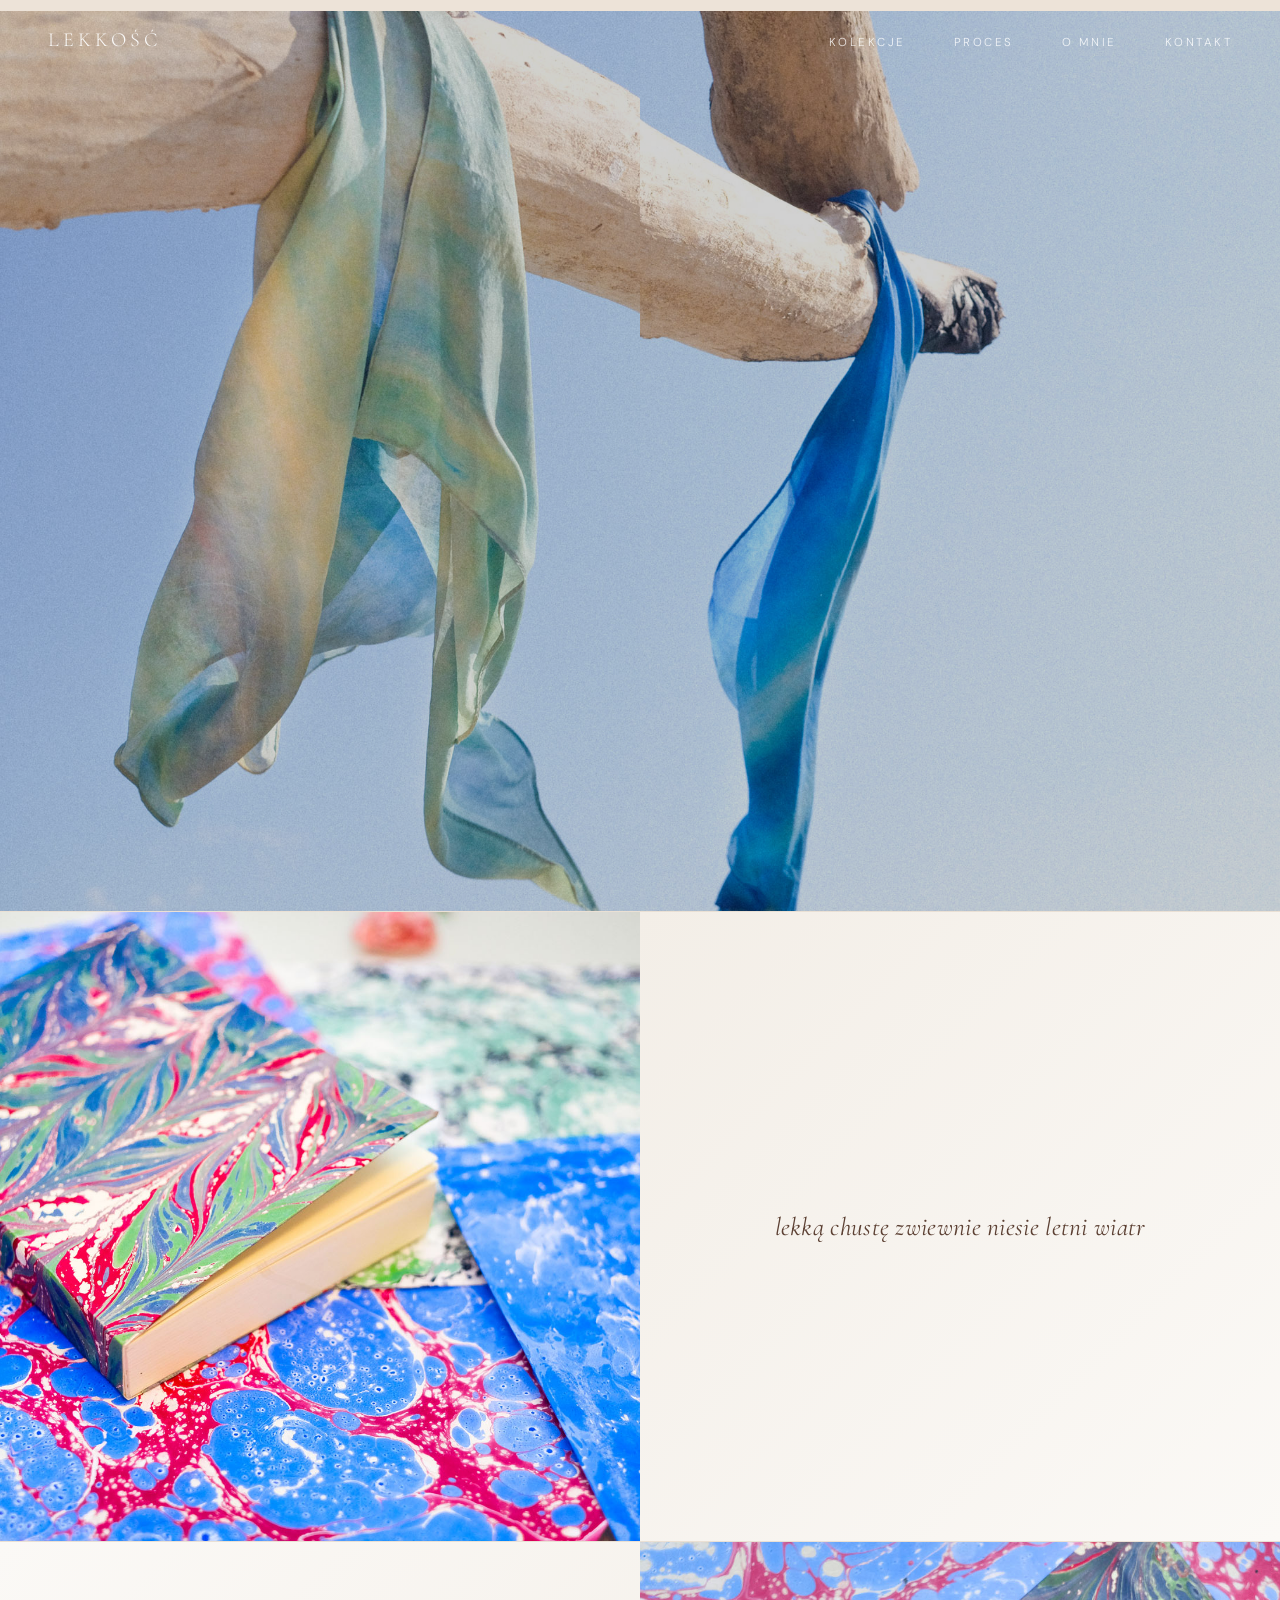
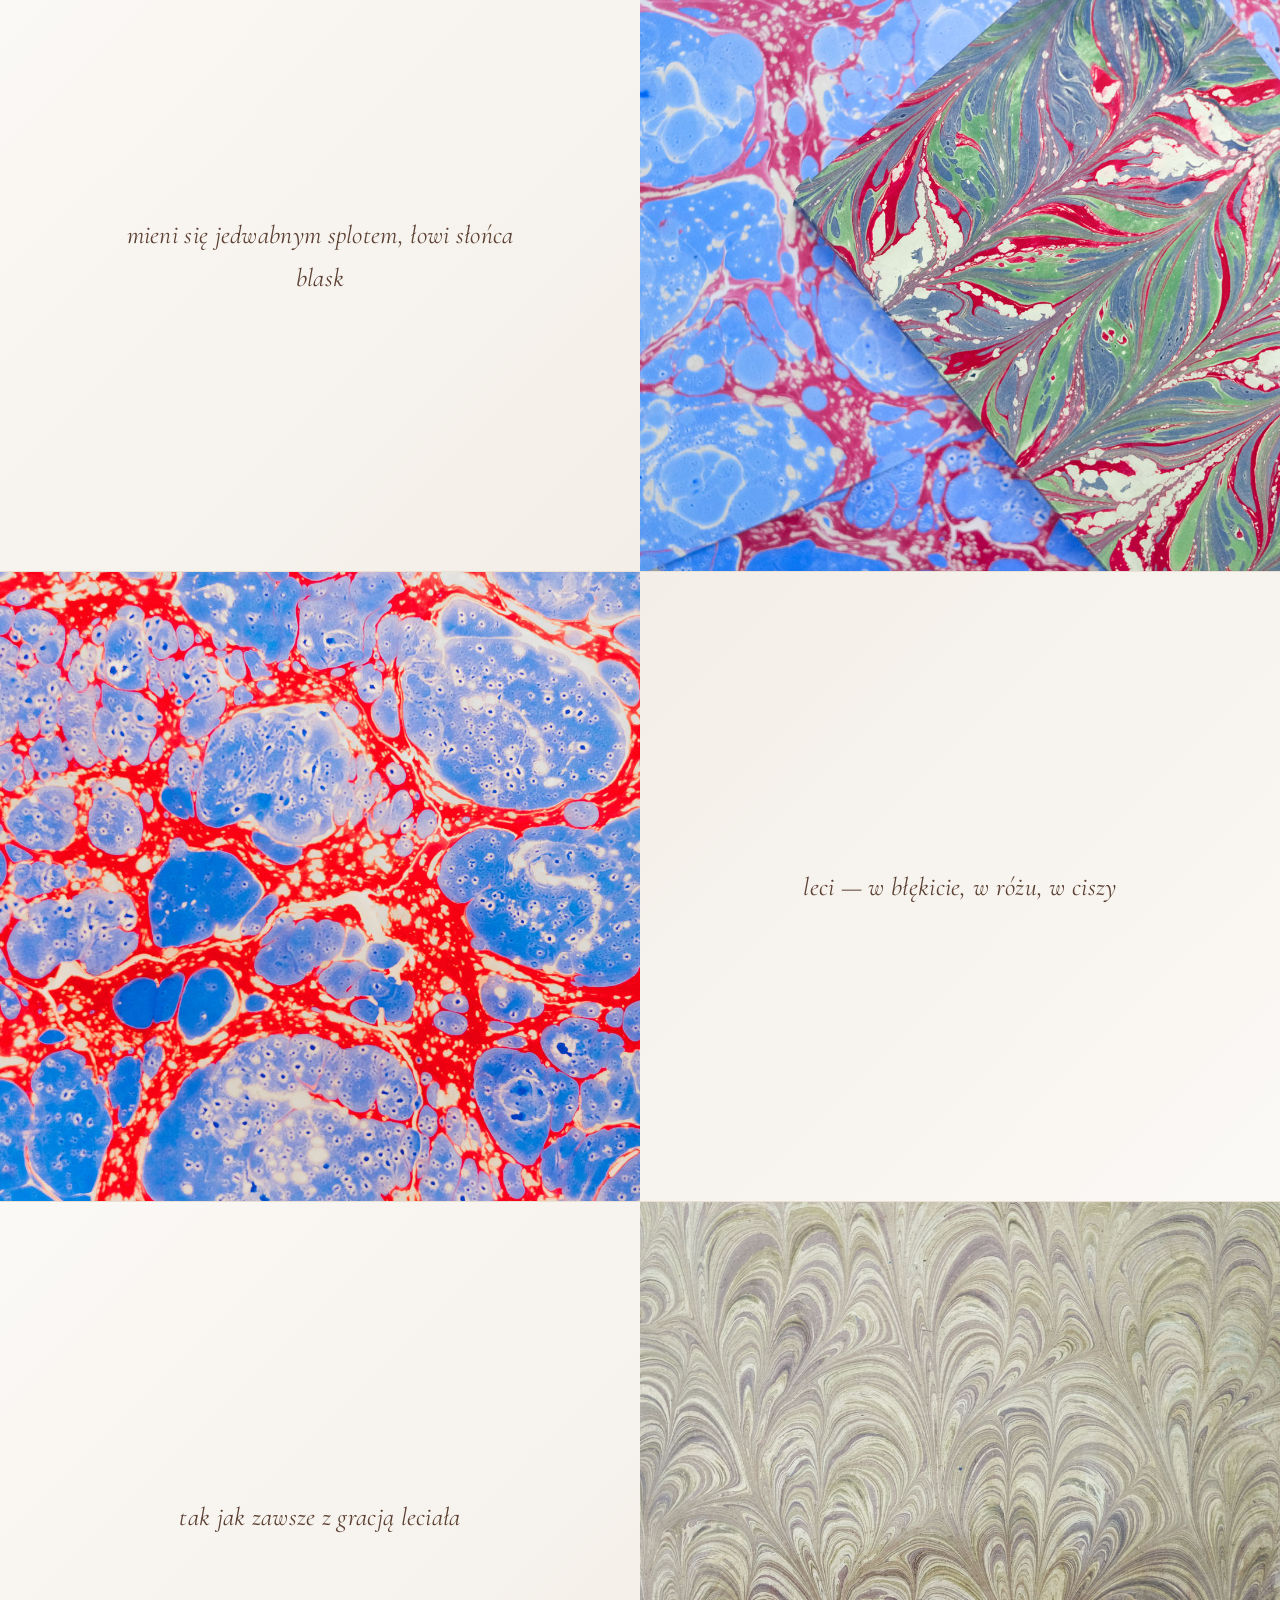
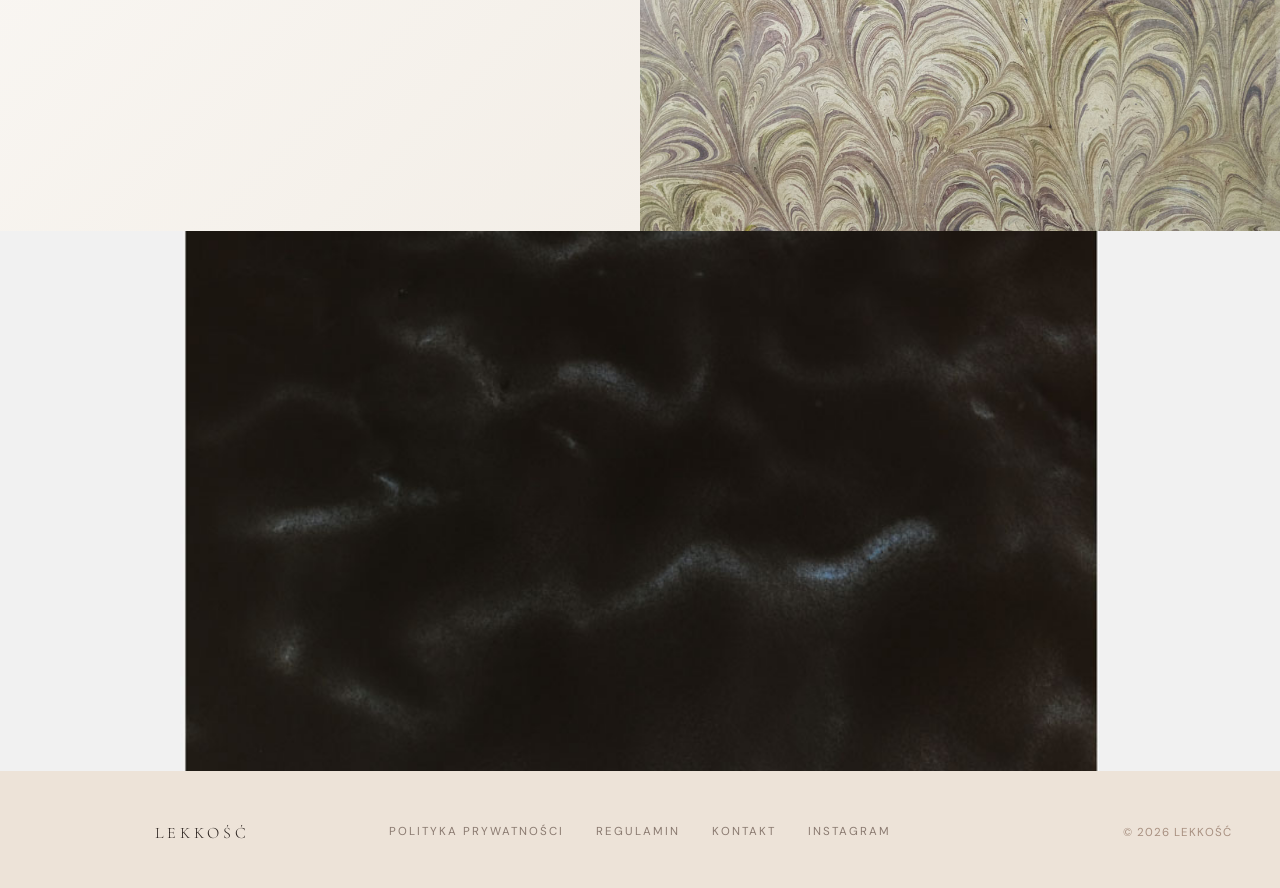
<file: index.html>
<!DOCTYPE html>
<html lang="pl">
<head>
    <meta charset="UTF-8">
    <meta name="viewport" content="width=device-width, initial-scale=1.0">
    <title>Lekkość — Jedwabne Opowieści</title>
    <meta name="description" content="Ręcznie barwione jedwabne chusty. Limitowana seria.">
    <meta property="og:title" content="Lekkość — Jedwabne Opowieści">
    <meta property="og:type" content="website">
    <meta property="og:image" content="https://lekkost.pl/assets/images/og/og-home.jpg">
    <link rel="preconnect" href="https://fonts.googleapis.com">
    <link rel="preconnect" href="https://fonts.gstatic.com" crossorigin>
    <link href="https://fonts.googleapis.com/css2?family=Cormorant:ital,wght@0,300;0,400;1,300;1,400&family=DM+Sans:wght@300;400;500&display=swap" rel="stylesheet">
    <link rel="stylesheet" href="css/style.css">
    <link rel="icon" type="image/svg+xml" href="assets/favicon.svg">
</head>
<body class="hero-page">
    <nav class="navbar" style="background-color:transparent!important;border-bottom:none!important;">
        <div class="nav-container">
            <a href="index.html" class="logo-link"><h1 class="logo">Lekkość</h1></a>
            <ul class="nav-links">
                <li><a href="collections.html">Kolekcje</a></li>
                <li><a href="process.html">Proces</a></li>
                <li><a href="about.html">O mnie</a></li>
                <li><a href="contact.html">Kontakt</a></li>
            </ul>
            <button class="nav-hamburger" aria-label="Menu">
                <span></span><span></span><span></span>
            </button>
        </div>
    </nav>

    <!-- HERO — pełny ekran od y=0 -->
    <section class="hero-landing">
        <div class="hero-background">
            <div class="hero-bg-left">
                <img src="assets/images/hero/hero-left.jpg" alt="" class="hero-bg-img" loading="eager" fetchpriority="high">
            </div>
            <div class="hero-bg-right">
                <img src="assets/images/hero/hero-right.jpg" alt="" class="hero-bg-img" loading="eager" fetchpriority="high">
            </div>
        </div>
    </section>

    <!-- WIERSZ + ZDJĘCIA — 4 pary naprzemiennie -->

    <section class="poem-pair poem-pair-right">
        <div class="poem-image">
            <img src="assets/images/editorial/edit-2.jpg" alt="" loading="lazy">
        </div>
        <div class="poem-line">
            <p>lekką chustę zwiewnie niesie letni wiatr</p>
        </div>
    </section>

    <section class="poem-pair poem-pair-left">
        <div class="poem-line">
            <p>mieni się jedwabnym splotem, łowi słońca blask</p>
        </div>
        <div class="poem-image">
            <img src="assets/images/editorial/edit-4.jpg" alt="" loading="lazy">
        </div>
    </section>

    <section class="poem-pair poem-pair-right">
        <div class="poem-image">
            <img src="assets/images/editorial/edit-5.jpg" alt="" loading="lazy">
        </div>
        <div class="poem-line">
            <p>leci — w błękicie, w różu, w ciszy</p>
        </div>
    </section>

    <section class="poem-pair poem-pair-left">
        <div class="poem-line">
            <p>tak jak zawsze z gracją leciała</p>
        </div>
        <div class="poem-image">
            <img src="assets/images/editorial/edit-7.jpg" alt="" loading="lazy">
        </div>
    </section>

    <!-- PANORAMA — horyzontalne zdjęcie pełna szerokość -->
    <section class="editorial-panorama editorial-flush">
        <div class="editorial-panorama-image">
            <img src="assets/images/editorial/edit-1.jpg" alt="" loading="lazy">
        </div>
    </section>

    <footer class="footer">
        <div class="footer-inner">
            <div class="footer-brand">
                <span class="footer-logo">Lekkość</span>
                
            </div>
            <div class="footer-links">
                <a href="privacy.html">Polityka Prywatności</a>
                <a href="terms.html">Regulamin</a>
                <a href="contact.html">Kontakt</a>
                <a href="https://instagram.com/lekkost" target="_blank">Instagram</a>
            </div>
            <div class="footer-copy">&copy; 2026 Lekkość</div>
        </div>
    </footer>

    <script src="js/script.js"></script>
</body>
</html>
</file>
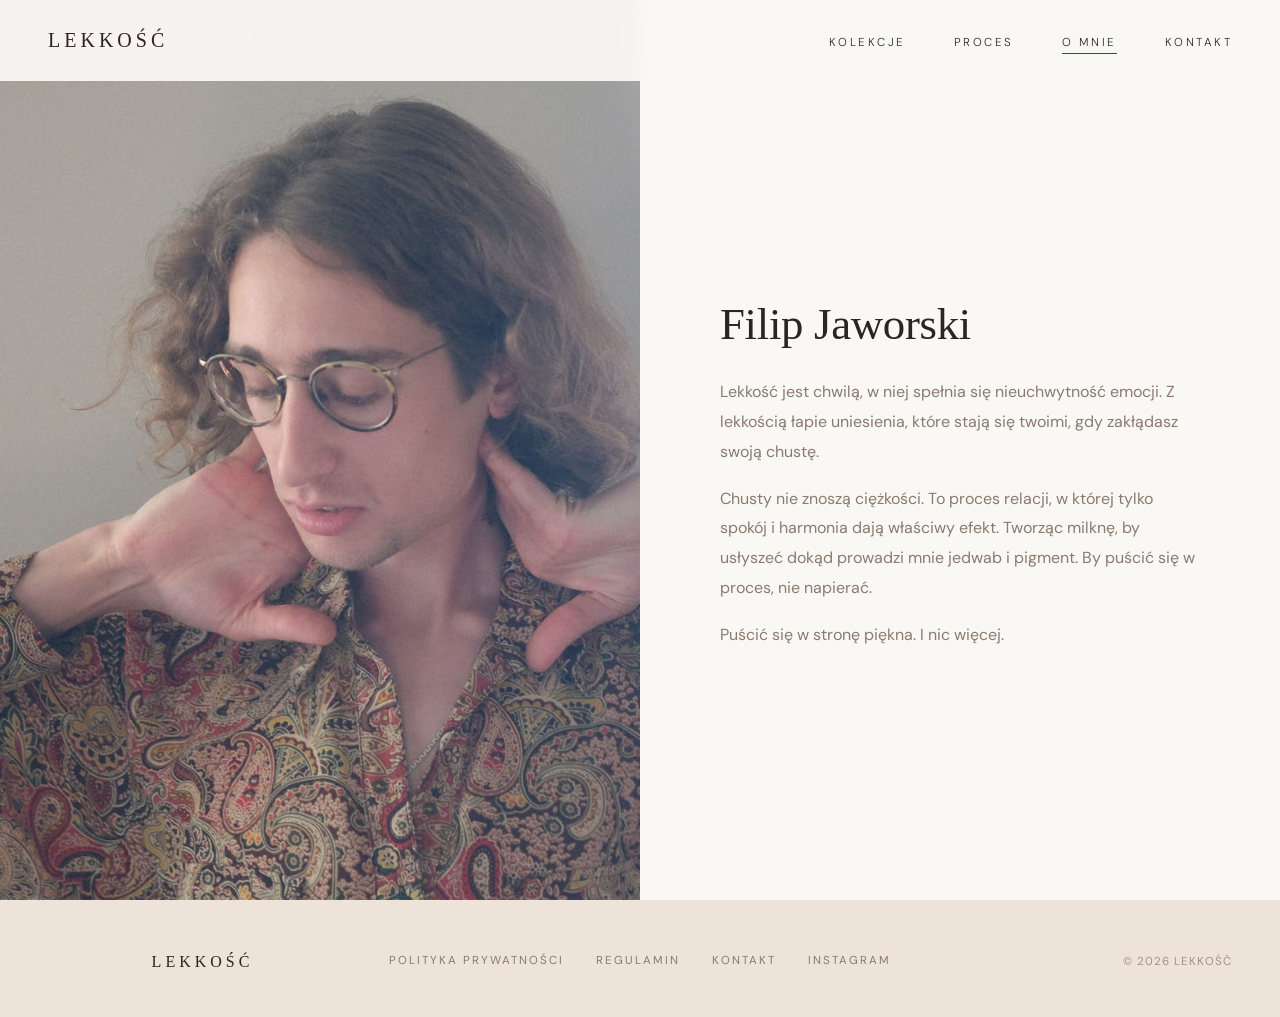
<file: about.html>
<!DOCTYPE html>
<html lang="pl">
<head>
    <meta charset="UTF-8">
    <meta name="viewport" content="width=device-width, initial-scale=1.0">
    <title>O mnie — Lekkość</title>
    <meta name="description" content="Historia za marką Lekkość.">
    <meta property="og:title" content="O mnie — Lekkość">
    <meta property="og:type" content="website">
    <meta property="og:image" content="https://lekkost.pl/assets/images/og/og-about.jpg">
    <link rel="preconnect" href="https://fonts.googleapis.com">
    <link rel="preconnect" href="https://fonts.gstatic.com" crossorigin>
    <link href="https://fonts.googleapis.com/css2?family=Libre+Baskerville:ital,wght@0,400;0,700;1,400&family=DM+Sans:wght@300;400;500&display=swap" rel="stylesheet">
    <link rel="stylesheet" href="css/style.css">
    <link rel="icon" type="image/svg+xml" href="assets/favicon.svg">
</head>
<body class="no-hero">
    <nav class="navbar navbar-about">
        <div class="nav-container">
            <a href="index.html" class="logo-link"><h1 class="logo">Lekkość</h1></a>
            <ul class="nav-links">
                <li><a href="collections.html">Kolekcje</a></li>
                <li><a href="process.html">Proces</a></li>
                <li><a href="about.html" class="active">O mnie</a></li>
                <li><a href="contact.html">Kontakt</a></li>
            </ul>
            <button class="nav-hamburger" aria-label="Menu">
                <span></span><span></span><span></span>
            </button>
        </div>
    </nav>

    <!-- Portret i tekst — od samej góry, bez żadnego separator -->
    <section class="about-split">
        <!-- LEWO — zdjęcie od góry do dołu -->
        <div class="about-split-image">
            <img src="assets/images/about/portrait.jpg"
                 alt="" loading="eager" fetchpriority="high">
        </div>

        <!-- PRAWO — tekst, lekko niżej -->
        <div class="about-split-text">
                     <h2>Filip Jaworski</h2>
            <div class="about-split-bio">
                <p>Lekkość jest chwilą, w niej spełnia się nieuchwytność emocji. Z lekkością łapie uniesienia, które stają się twoimi, gdy zakłądasz swoją chustę. </p>
                <p>Chusty nie znoszą ciężkości. To proces relacji, w której tylko spokój i harmonia dają właściwy efekt. Tworząc milknę, by usłyszeć dokąd prowadzi mnie jedwab i pigment. By puścić się w proces, nie napierać.</p>
                <p>Puścić się w stronę piękna. I nic więcej.</p>
            </div>
        </div>
    </section>

    <footer class="footer">
        <div class="footer-inner">
            <div class="footer-brand">
                <span class="footer-logo">Lekkość</span>
                <span class="footer-tagline">Handmade with silk and intention.</span>
            </div>
            <div class="footer-links">
                <a href="privacy.html">Polityka Prywatności</a>
                <a href="terms.html">Regulamin</a>
                <a href="contact.html">Kontakt</a>
                <a href="https://instagram.com/lekkost" target="_blank">Instagram</a>
            </div>
            <div class="footer-copy">&copy; 2026 Lekkość</div>
        </div>
    </footer>

    <script src="js/script.js"></script>
</body>
</html>
</file>
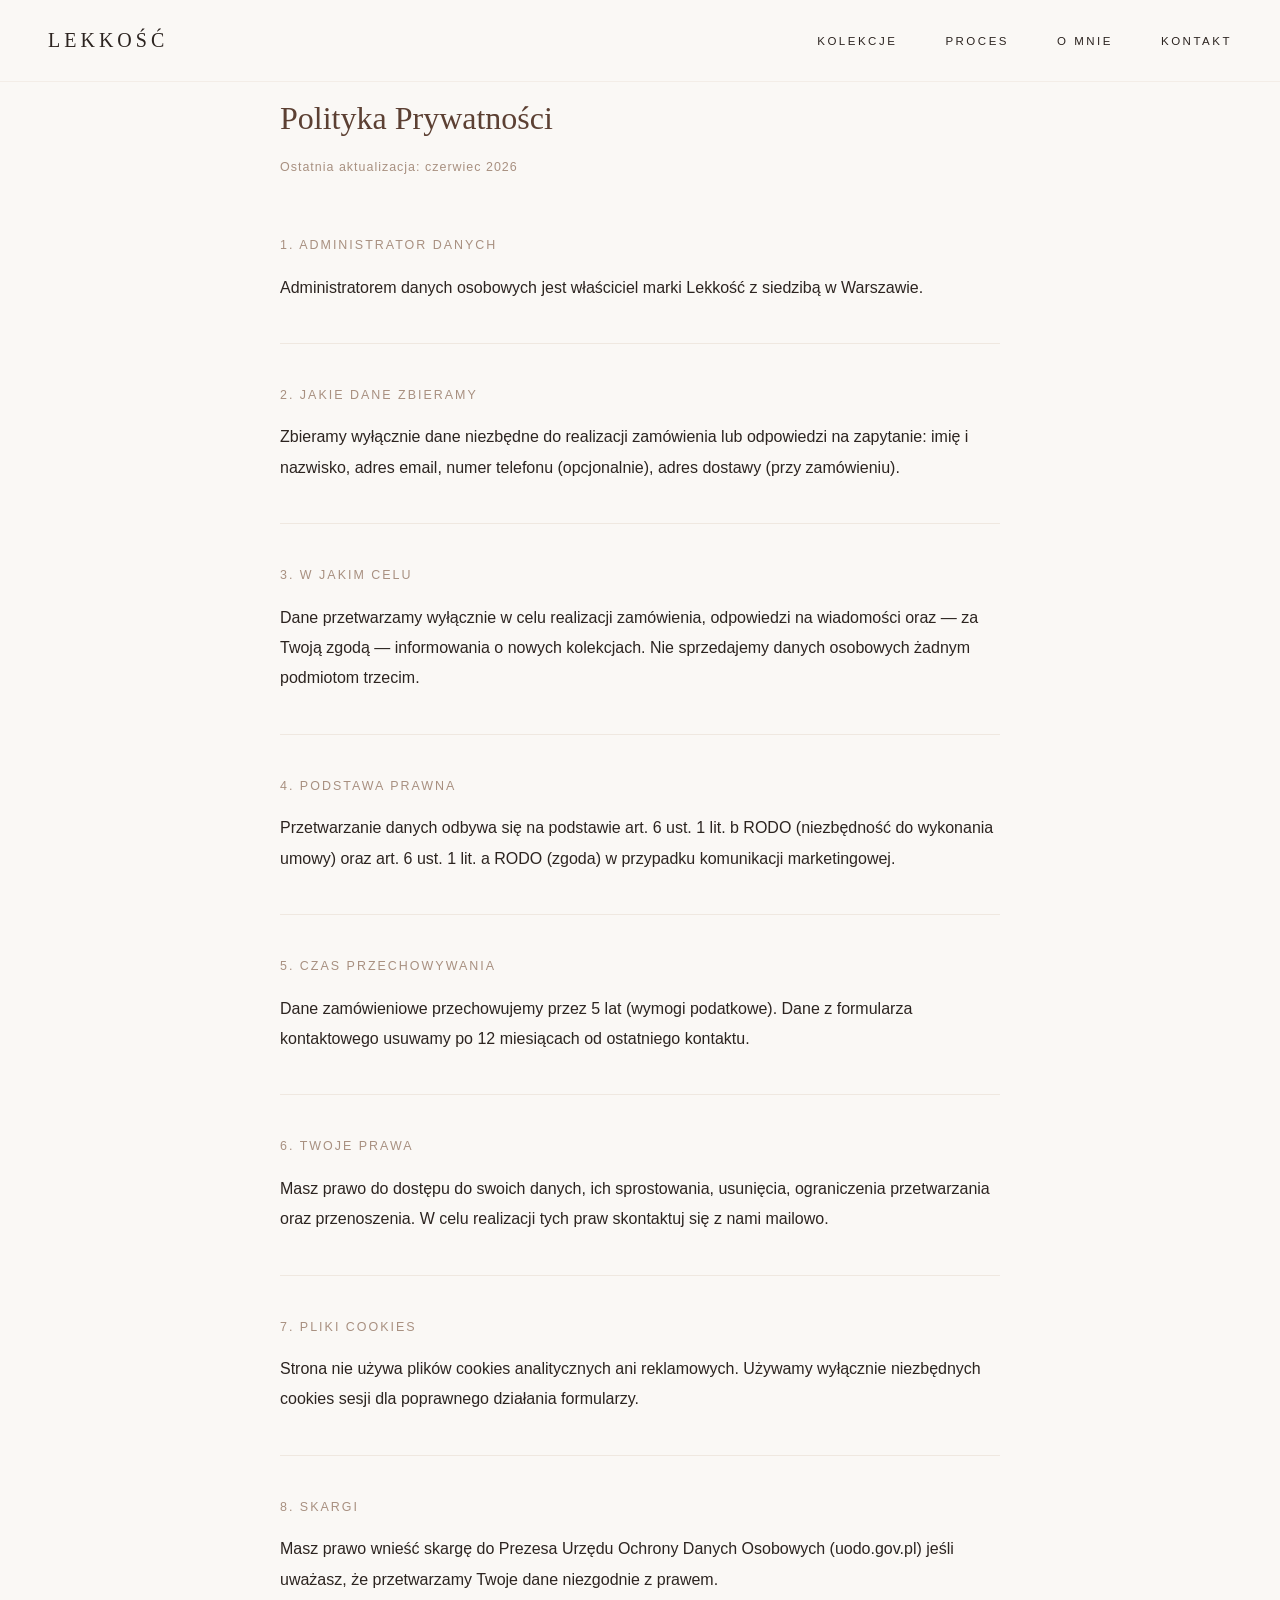
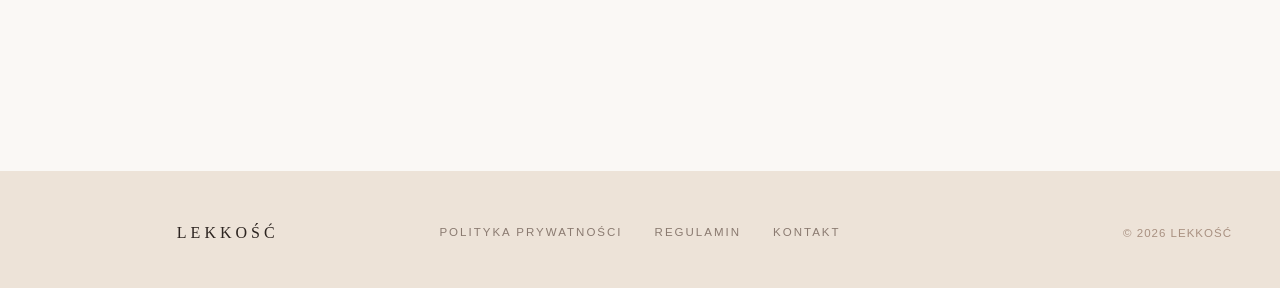
<file: privacy.html>
<!DOCTYPE html>
<html lang="pl">
<head>
    <meta charset="UTF-8">
    <meta name="viewport" content="width=device-width, initial-scale=1.0">
    <title>Polityka Prywatności — Lekkość</title>
    <meta name="description" content="Polityka prywatności sklepu Lekkość.">
    <link rel="preconnect" href="https://fonts.googleapis.com">
    <link rel="preconnect" href="https://fonts.gstatic.com" crossorigin>
    <link href="https://fonts.googleapis.com/css2?family=Cormorant+Garamond:ital,wght@0,300;0,400;0,500;1,300;1,400&display=swap" rel="stylesheet">
    <link rel="stylesheet" href="css/style.css">
    <link rel="icon" type="image/svg+xml" href="assets/favicon.svg">
</head>
<body>
    <nav class="navbar">
        <div class="nav-container">
            <a href="index.html" class="logo-link"><h1 class="logo">Lekkość</h1></a>
            <ul class="nav-links">
                <li><a href="collections.html">Kolekcje</a></li>
                <li><a href="process.html">Proces</a></li>
                <li><a href="about.html">O mnie</a></li>
                <li><a href="contact.html">Kontakt</a></li>
            </ul>
            <button class="nav-hamburger" aria-label="Menu">
                <span></span><span></span><span></span>
            </button>
        </div>
    </nav>

    <section class="legal-section">
        <div class="legal-container">
            <h2>Polityka Prywatności</h2>
            <p class="legal-subtitle">Ostatnia aktualizacja: czerwiec 2026</p>

            <div class="legal-block">
                <h3>1. Administrator danych</h3>
                <p>Administratorem danych osobowych jest właściciel marki Lekkość z siedzibą w Warszawie.</p>
            </div>

            <div class="legal-block">
                <h3>2. Jakie dane zbieramy</h3>
                <p>Zbieramy wyłącznie dane niezbędne do realizacji zamówienia lub odpowiedzi na zapytanie: imię i nazwisko, adres email, numer telefonu (opcjonalnie), adres dostawy (przy zamówieniu).</p>
            </div>

            <div class="legal-block">
                <h3>3. W jakim celu</h3>
                <p>Dane przetwarzamy wyłącznie w celu realizacji zamówienia, odpowiedzi na wiadomości oraz — za Twoją zgodą — informowania o nowych kolekcjach. Nie sprzedajemy danych osobowych żadnym podmiotom trzecim.</p>
            </div>

            <div class="legal-block">
                <h3>4. Podstawa prawna</h3>
                <p>Przetwarzanie danych odbywa się na podstawie art. 6 ust. 1 lit. b RODO (niezbędność do wykonania umowy) oraz art. 6 ust. 1 lit. a RODO (zgoda) w przypadku komunikacji marketingowej.</p>
            </div>

            <div class="legal-block">
                <h3>5. Czas przechowywania</h3>
                <p>Dane zamówieniowe przechowujemy przez 5 lat (wymogi podatkowe). Dane z formularza kontaktowego usuwamy po 12 miesiącach od ostatniego kontaktu.</p>
            </div>

            <div class="legal-block">
                <h3>6. Twoje prawa</h3>
                <p>Masz prawo do dostępu do swoich danych, ich sprostowania, usunięcia, ograniczenia przetwarzania oraz przenoszenia. W celu realizacji tych praw skontaktuj się z nami mailowo.</p>
            </div>

            <div class="legal-block">
                <h3>7. Pliki cookies</h3>
                <p>Strona nie używa plików cookies analitycznych ani reklamowych. Używamy wyłącznie niezbędnych cookies sesji dla poprawnego działania formularzy.</p>
            </div>

            <div class="legal-block">
                <h3>8. Skargi</h3>
                <p>Masz prawo wnieść skargę do Prezesa Urzędu Ochrony Danych Osobowych (uodo.gov.pl) jeśli uważasz, że przetwarzamy Twoje dane niezgodnie z prawem.</p>
            </div>
        </div>
    </section>

    <footer class="footer">
        <div class="footer-inner">
            <div class="footer-brand">
                <span class="footer-logo">Lekkość</span>
                <span class="footer-tagline">88 sztuk rocznie. Handmade with silk and intention.</span>
            </div>
            <div class="footer-links">
                <a href="privacy.html">Polityka Prywatności</a>
                <a href="terms.html">Regulamin</a>
                <a href="contact.html">Kontakt</a>
            </div>
            <div class="footer-copy">
                &copy; 2026 Lekkość
            </div>
        </div>
    </footer>

    <script src="js/script.js"></script>
</body>
</html>
</file>
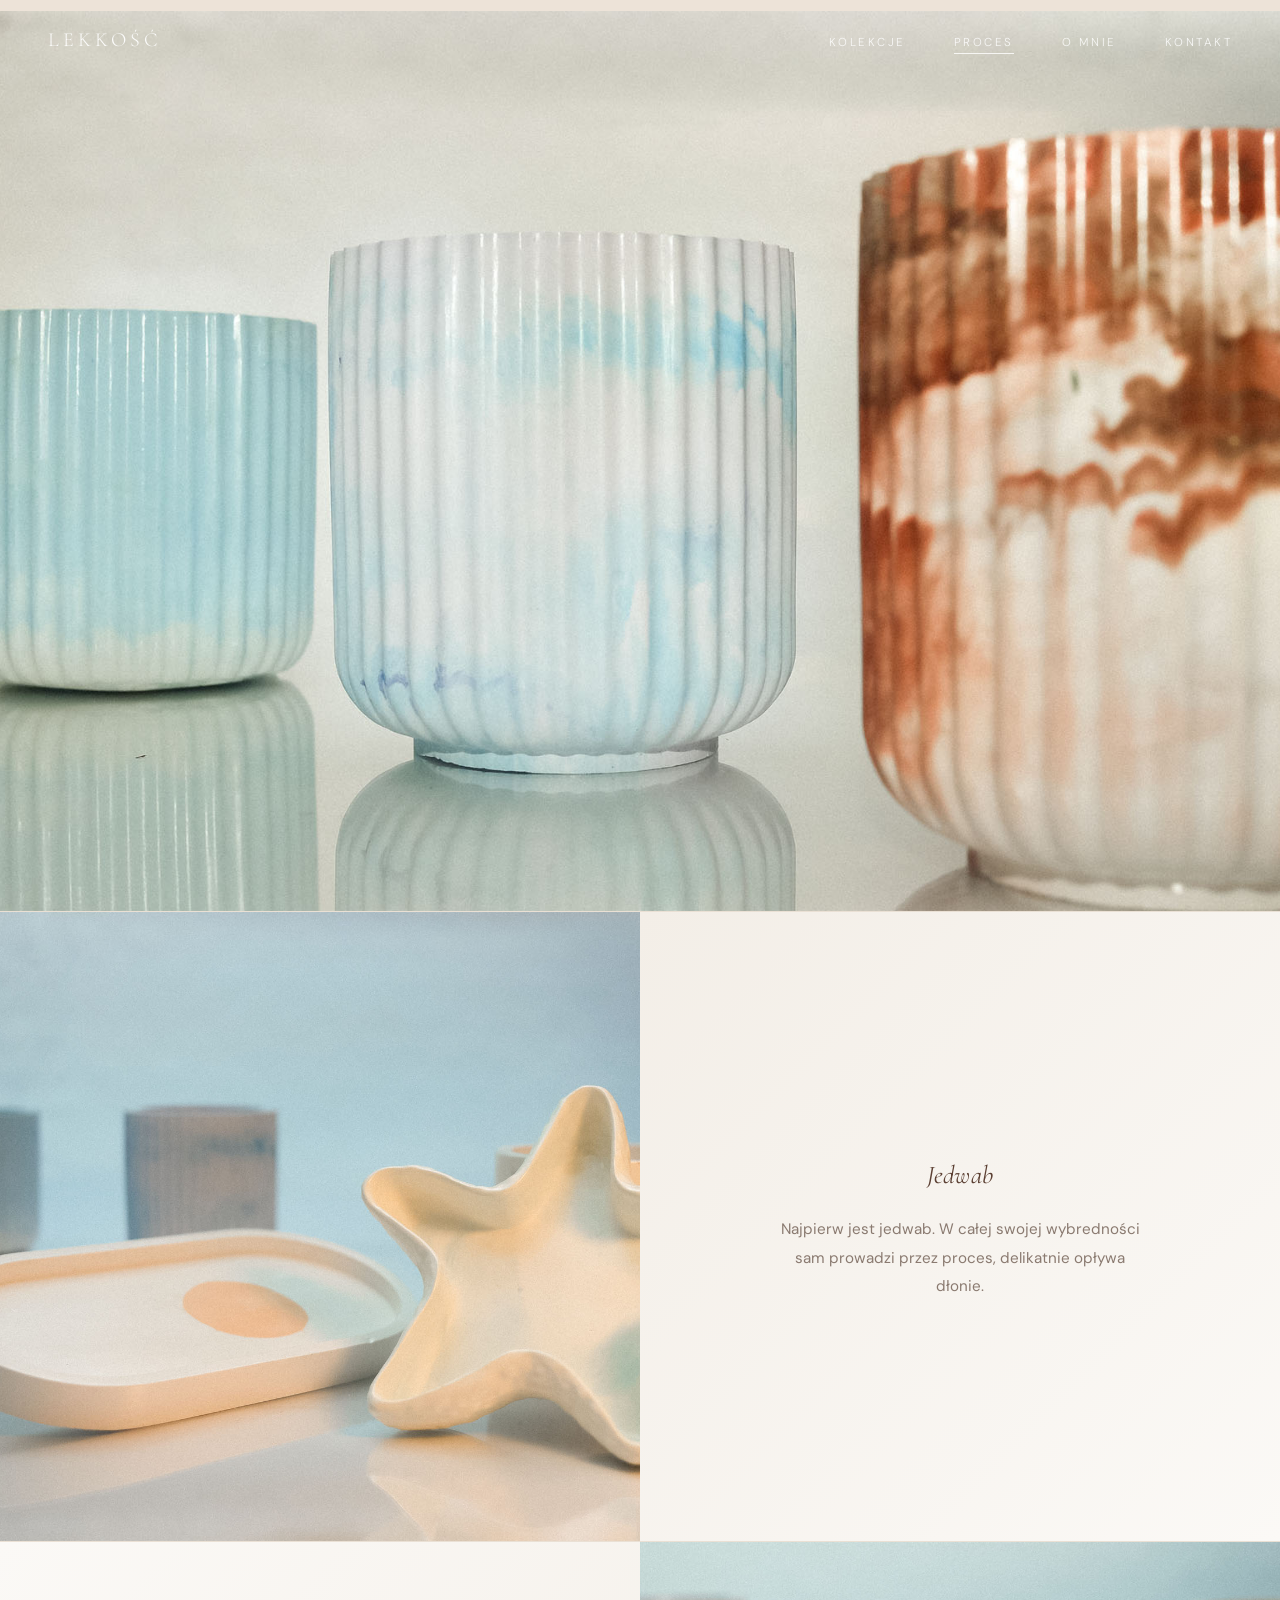
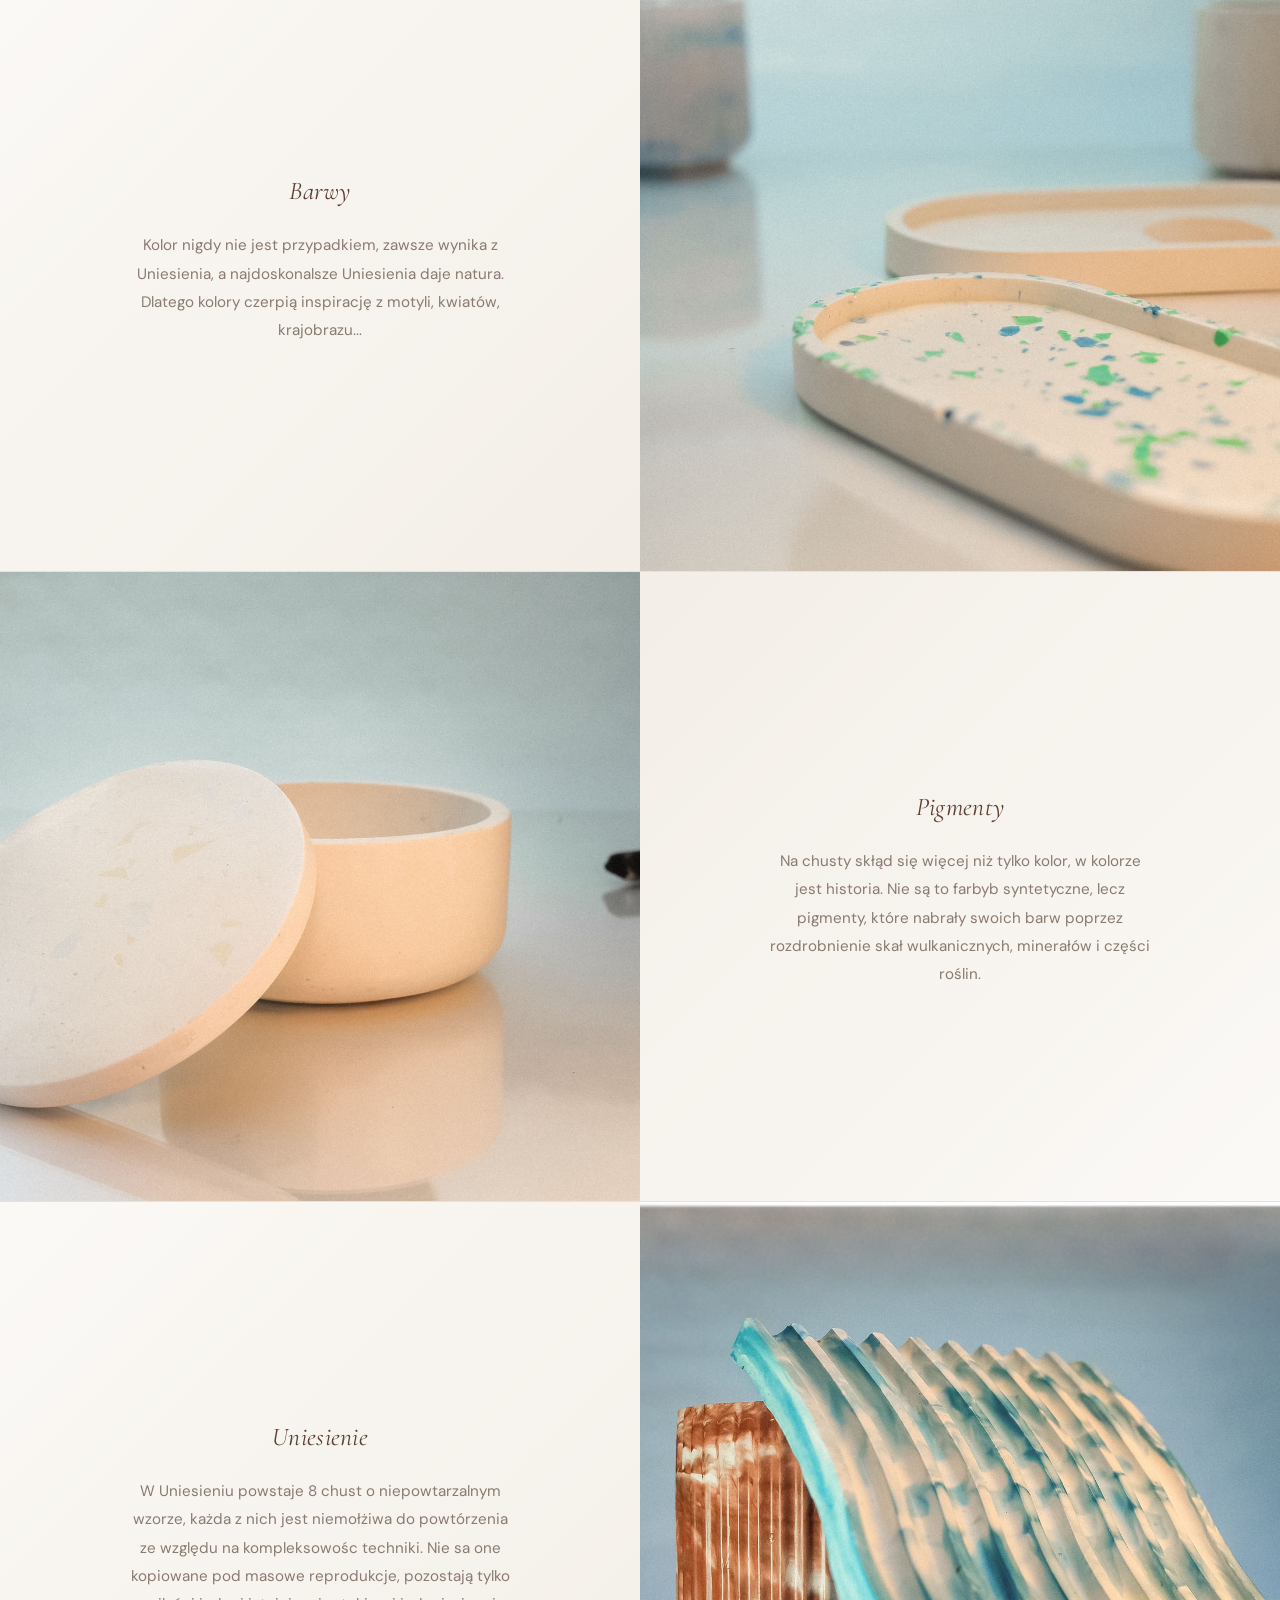
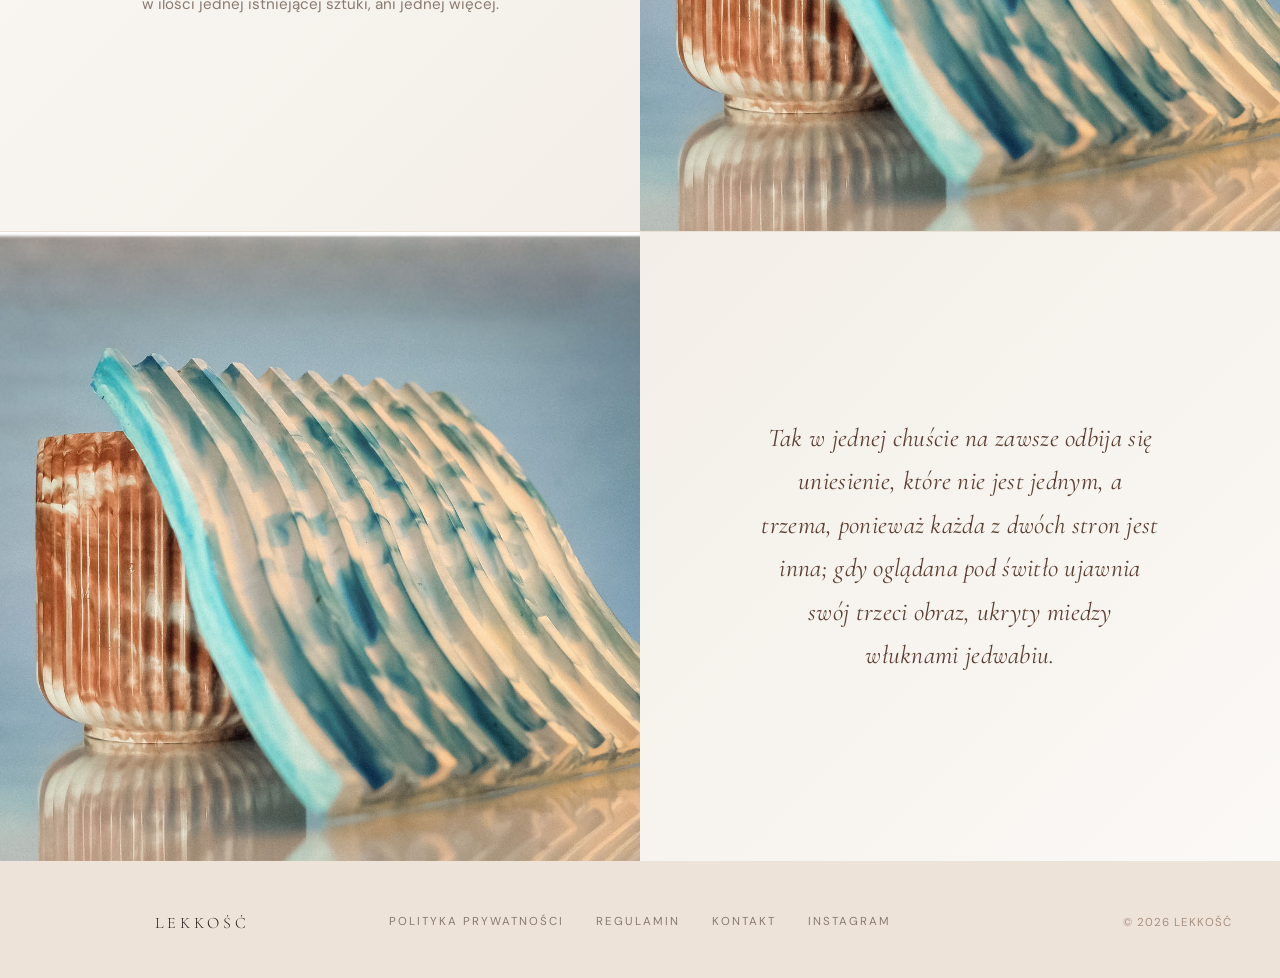
<file: process.html>
<!DOCTYPE html>
<html lang="pl">
<head>
    <meta charset="UTF-8">
    <meta name="viewport" content="width=device-width, initial-scale=1.0">
    <title>Proces — Lekkość</title>
    <meta name="description" content="Od jedwabiu mulberry do gotowej chusty.">
    <meta property="og:title" content="Proces — Lekkość">
    <meta property="og:type" content="website">
    <meta property="og:image" content="https://lekkost.pl/assets/images/og/og-process.jpg">
    <link rel="preconnect" href="https://fonts.googleapis.com">
    <link rel="preconnect" href="https://fonts.gstatic.com" crossorigin>
    <link href="https://fonts.googleapis.com/css2?family=Cormorant:ital,wght@0,300;0,400;1,300;1,400&family=DM+Sans:wght@300;400;500&display=swap" rel="stylesheet">
    <link rel="stylesheet" href="css/style.css">
    <link rel="icon" type="image/svg+xml" href="assets/favicon.svg">
</head>
<body class="hero-page">
    <nav class="navbar" style="background-color:transparent!important;border-bottom:none!important;">
        <div class="nav-container">
            <a href="index.html" class="logo-link"><h1 class="logo">Lekkość</h1></a>
            <ul class="nav-links">
                <li><a href="collections.html">Kolekcje</a></li>
                <li><a href="process.html" class="active">Proces</a></li>
                <li><a href="about.html">O mnie</a></li>
                <li><a href="contact.html">Kontakt</a></li>
            </ul>
            <button class="nav-hamburger" aria-label="Menu">
                <span></span><span></span><span></span>
            </button>
        </div>
    </nav>

    <!-- FULLBLEED — jedno zdjęcie na cały ekran -->
    <section class="process-hero-fullbleed">
        <img src="assets/images/process/material-1.jpg" alt=""
             loading="eager" fetchpriority="high">
    </section>

    <!-- KROKI — identyczna struktura jak poem-pair na index -->

    <section class="poem-pair poem-pair-right">
        <div class="poem-image">
            <img src="assets/images/process/pigmenty-1.jpg" alt="" loading="lazy">
        </div>
        <div class="poem-line">
            <p>Jedwab</p>
            <span class="poem-subtext">Najpierw jest jedwab. W całej swojej wybredności sam prowadzi przez proces, delikatnie opływa dłonie.</span>
        </div>
    </section>

    <section class="poem-pair poem-pair-left">
        <div class="poem-line">
            <p>Barwy</p>
            <span class="poem-subtext">Kolor nigdy nie jest przypadkiem, zawsze wynika z Uniesienia, a najdoskonalsze Uniesienia daje natura. Dlatego kolory czerpią inspirację z motyli, kwiatów, krajobrazu...</span>
        </div>
        <div class="poem-image">
            <img src="assets/images/process/ebru-1.jpg" alt="" loading="lazy">
        </div>
    </section>

    <section class="poem-pair poem-pair-right">
        <div class="poem-image">
            <img src="assets/images/process/wysychanie-1.jpg" alt="" loading="lazy">
        </div>
        <div class="poem-line">
            <p>Pigmenty</p>
            <span class="poem-subtext">Na chusty skłąd się więcej niż tylko kolor, w kolorze jest historia. Nie są to farbyb syntetyczne, lecz pigmenty, które nabrały swoich barw poprzez rozdrobnienie skał wulkanicznych, minerałów i części roślin.</span>
        </div>
    </section>

    <section class="poem-pair poem-pair-left">
        <div class="poem-line">
            <p>Uniesienie</p>
            <span class="poem-subtext">W Uniesieniu powstaje 8 chust o niepowtarzalnym wzorze, każda z nich jest niemołżiwa do powtórzenia ze względu na kompleksowośc techniki. Nie sa one kopiowane pod masowe reprodukcje, pozostają tylko w ilości jednej istniejącej sztuki, ani jednej więcej.</span>
        </div>
        <div class="poem-image">
            <img src="assets/images/process/finisz-1.jpg" alt="" loading="lazy">
        </div>
    </section>

    <section class="poem-pair poem-pair-right">
        <div class="poem-image">
            <img src="assets/images/process/finisz-1.jpg" alt="" loading="lazy">
        </div>
        <div class="poem-line">
            <p>Tak w jednej chuście na zawsze odbija się uniesienie, które nie jest jednym, a trzema, ponieważ każda z dwóch stron jest inna; gdy oglądana pod świtło ujawnia swój trzeci obraz, ukryty miedzy włuknami jedwabiu.</p>
        </div>
    </section>

    <footer class="footer">
        <div class="footer-inner">
            <div class="footer-brand">
                <span class="footer-logo">Lekkość</span>
            </div>
            <div class="footer-links">
                <a href="privacy.html">Polityka Prywatności</a>
                <a href="terms.html">Regulamin</a>
                <a href="contact.html">Kontakt</a>
                <a href="https://instagram.com/lekkost" target="_blank">Instagram</a>
            </div>
            <div class="footer-copy">&copy; 2026 Lekkość</div>
        </div>
    </footer>

    <script src="js/script.js"></script>
</body>
</html>
</file>
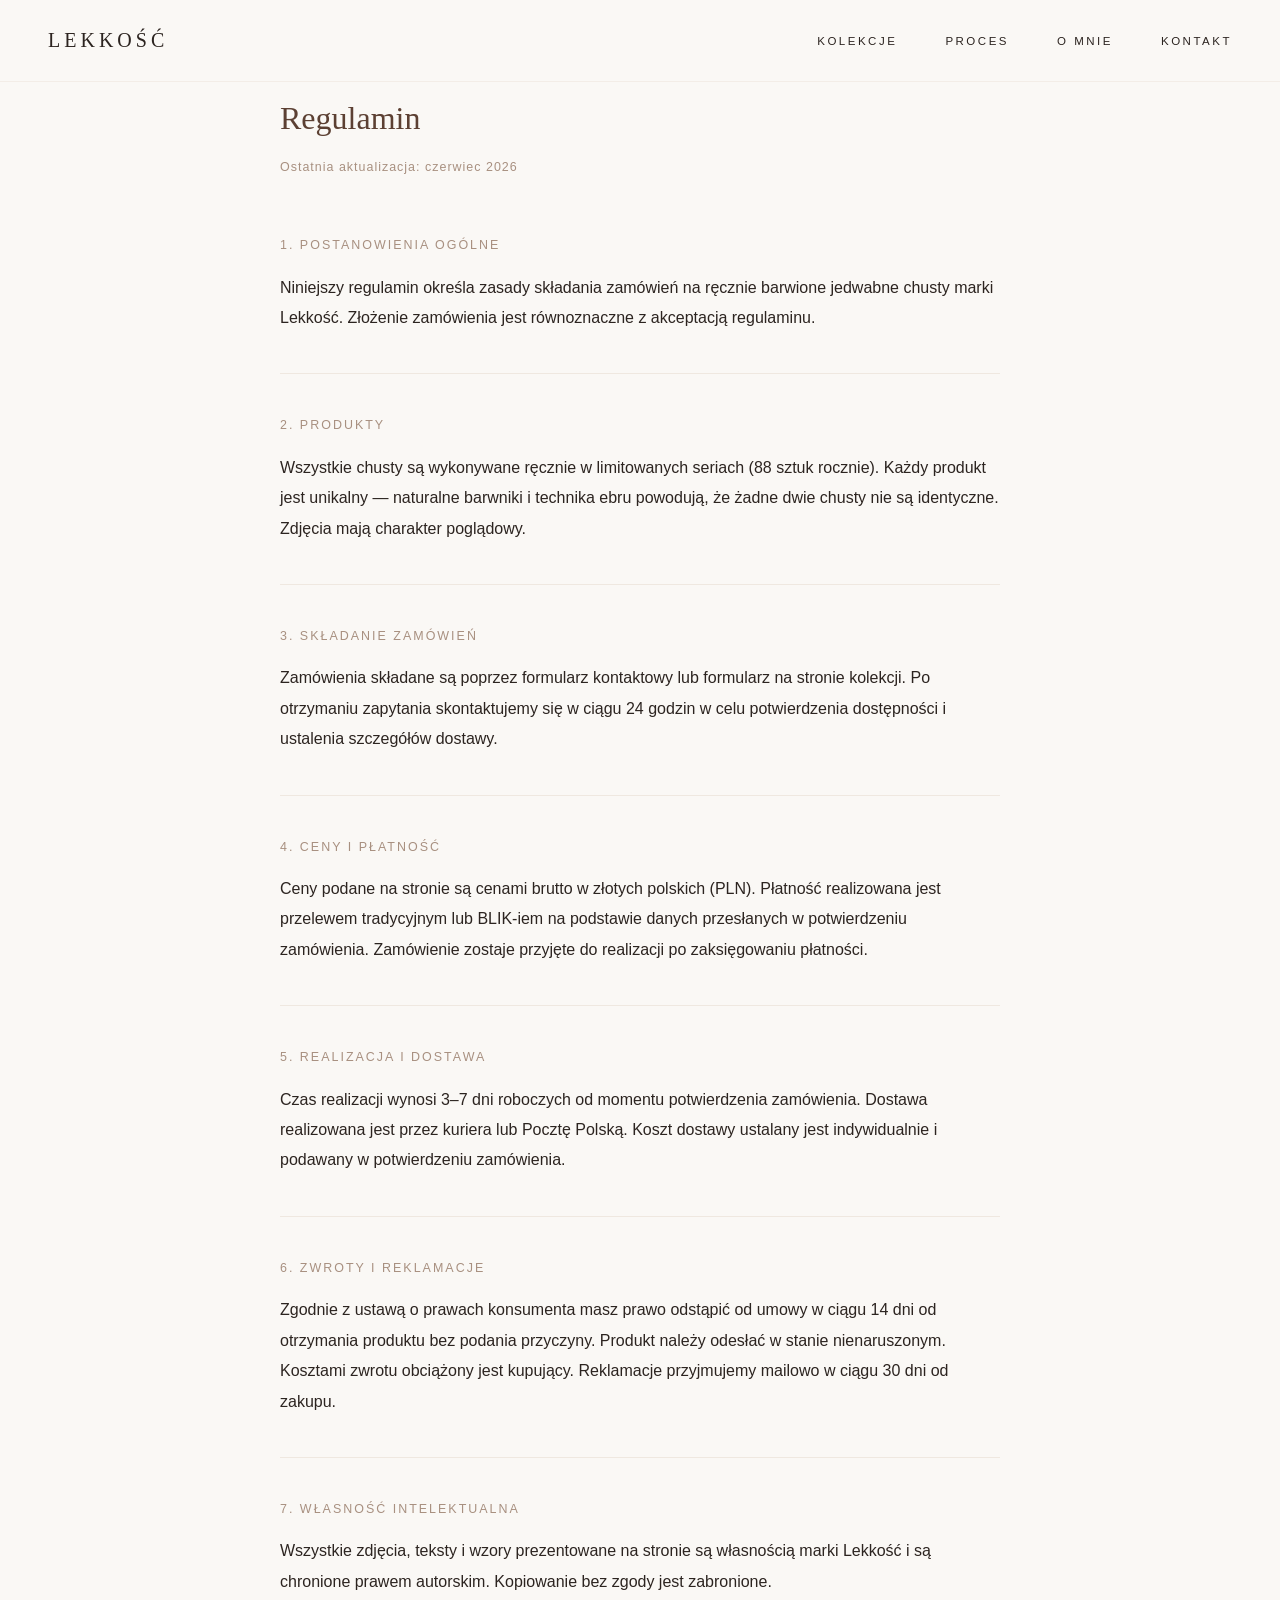
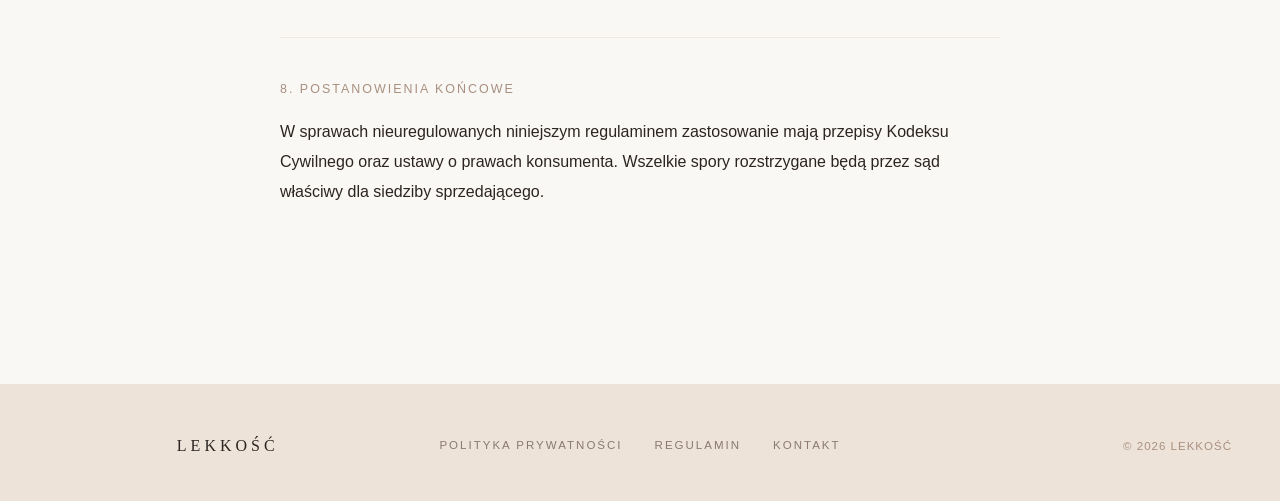
<file: terms.html>
<!DOCTYPE html>
<html lang="pl">
<head>
    <meta charset="UTF-8">
    <meta name="viewport" content="width=device-width, initial-scale=1.0">
    <title>Regulamin — Lekkość</title>
    <meta name="description" content="Regulamin sklepu Lekkość.">
    <link rel="preconnect" href="https://fonts.googleapis.com">
    <link rel="preconnect" href="https://fonts.gstatic.com" crossorigin>
    <link href="https://fonts.googleapis.com/css2?family=Cormorant+Garamond:ital,wght@0,300;0,400;0,500;1,300;1,400&display=swap" rel="stylesheet">
    <link rel="stylesheet" href="css/style.css">
    <link rel="icon" type="image/svg+xml" href="assets/favicon.svg">
</head>
<body>
    <nav class="navbar">
        <div class="nav-container">
            <a href="index.html" class="logo-link"><h1 class="logo">Lekkość</h1></a>
            <ul class="nav-links">
                <li><a href="collections.html">Kolekcje</a></li>
                <li><a href="process.html">Proces</a></li>
                <li><a href="about.html">O mnie</a></li>
                <li><a href="contact.html">Kontakt</a></li>
            </ul>
            <button class="nav-hamburger" aria-label="Menu">
                <span></span><span></span><span></span>
            </button>
        </div>
    </nav>

    <section class="legal-section">
        <div class="legal-container">
            <h2>Regulamin</h2>
            <p class="legal-subtitle">Ostatnia aktualizacja: czerwiec 2026</p>

            <div class="legal-block">
                <h3>1. Postanowienia ogólne</h3>
                <p>Niniejszy regulamin określa zasady składania zamówień na ręcznie barwione jedwabne chusty marki Lekkość. Złożenie zamówienia jest równoznaczne z akceptacją regulaminu.</p>
            </div>

            <div class="legal-block">
                <h3>2. Produkty</h3>
                <p>Wszystkie chusty są wykonywane ręcznie w limitowanych seriach (88 sztuk rocznie). Każdy produkt jest unikalny — naturalne barwniki i technika ebru powodują, że żadne dwie chusty nie są identyczne. Zdjęcia mają charakter poglądowy.</p>
            </div>

            <div class="legal-block">
                <h3>3. Składanie zamówień</h3>
                <p>Zamówienia składane są poprzez formularz kontaktowy lub formularz na stronie kolekcji. Po otrzymaniu zapytania skontaktujemy się w ciągu 24 godzin w celu potwierdzenia dostępności i ustalenia szczegółów dostawy.</p>
            </div>

            <div class="legal-block">
                <h3>4. Ceny i płatność</h3>
                <p>Ceny podane na stronie są cenami brutto w złotych polskich (PLN). Płatność realizowana jest przelewem tradycyjnym lub BLIK-iem na podstawie danych przesłanych w potwierdzeniu zamówienia. Zamówienie zostaje przyjęte do realizacji po zaksięgowaniu płatności.</p>
            </div>

            <div class="legal-block">
                <h3>5. Realizacja i dostawa</h3>
                <p>Czas realizacji wynosi 3–7 dni roboczych od momentu potwierdzenia zamówienia. Dostawa realizowana jest przez kuriera lub Pocztę Polską. Koszt dostawy ustalany jest indywidualnie i podawany w potwierdzeniu zamówienia.</p>
            </div>

            <div class="legal-block">
                <h3>6. Zwroty i reklamacje</h3>
                <p>Zgodnie z ustawą o prawach konsumenta masz prawo odstąpić od umowy w ciągu 14 dni od otrzymania produktu bez podania przyczyny. Produkt należy odesłać w stanie nienaruszonym. Kosztami zwrotu obciążony jest kupujący. Reklamacje przyjmujemy mailowo w ciągu 30 dni od zakupu.</p>
            </div>

            <div class="legal-block">
                <h3>7. Własność intelektualna</h3>
                <p>Wszystkie zdjęcia, teksty i wzory prezentowane na stronie są własnością marki Lekkość i są chronione prawem autorskim. Kopiowanie bez zgody jest zabronione.</p>
            </div>

            <div class="legal-block">
                <h3>8. Postanowienia końcowe</h3>
                <p>W sprawach nieuregulowanych niniejszym regulaminem zastosowanie mają przepisy Kodeksu Cywilnego oraz ustawy o prawach konsumenta. Wszelkie spory rozstrzygane będą przez sąd właściwy dla siedziby sprzedającego.</p>
            </div>
        </div>
    </section>

    <footer class="footer">
        <div class="footer-inner">
            <div class="footer-brand">
                <span class="footer-logo">Lekkość</span>
                <span class="footer-tagline">88 sztuk rocznie. Handmade with silk and intention.</span>
            </div>
            <div class="footer-links">
                <a href="privacy.html">Polityka Prywatności</a>
                <a href="terms.html">Regulamin</a>
                <a href="contact.html">Kontakt</a>
            </div>
            <div class="footer-copy">&copy; 2026 Lekkość</div>
        </div>
    </footer>

    <script src="js/script.js"></script>
</body>
</html>
</file>
<file: css/style.css>
* {
    margin: 0;
    padding: 0;
    box-sizing: border-box;
}

:root {
    --beige: #D4C4B0;
    --beige-light: #EDE3D8;
    --beige-dark: #A89080;
    --umbra: #5C4033;
    --umbra-mid: #8A6A58;
    --sage: #3A6A8A;
    --rust: #9A6A45;
    --white: #FAF8F5;
    --text: #2C2420;
    --text-light: #8A7A70;
    --transition: all 0.4s ease;
}

html { scroll-behavior: smooth; }

body {
    font-family: 'DM Sans', sans-serif;
    background-color: var(--white);
    color: var(--text);
    line-height: 1.8;
    font-size: 17px;
    font-weight: 400;  /* 400 dla lepszej czytelności body */
}

::-webkit-scrollbar { width: 6px; }
::-webkit-scrollbar-track { background: var(--white); }
::-webkit-scrollbar-thumb { background: var(--beige); border-radius: 3px; }
::-webkit-scrollbar-thumb:hover { background: var(--beige-dark); }

/* ============================================
   NAVBAR
   ============================================ */
.navbar {
    position: fixed;
    top: 0;
    left: 0;
    right: 0;
    background-color: transparent;
    z-index: 1000;
    border-bottom: none;
    transition: background-color 0.4s ease, border-color 0.4s ease;
}

/* Navbar po zjechaniu ze zdjęcia — jasne tło */
.navbar.scrolled {
    background-color: rgba(250, 248, 245, 0.95);
    backdrop-filter: blur(12px);
    -webkit-backdrop-filter: blur(12px);
    border-bottom: 1px solid rgba(212, 196, 176, 0.2);
}

.nav-container {
    max-width: 1400px;
    margin: 0 auto;
    padding: 1.4rem 3rem;
    display: flex;
    justify-content: space-between;
    align-items: center;
}

.logo {
    font-size: 1.25rem;
    font-weight: 300;
    letter-spacing: 4px;
    text-transform: uppercase;
    color: var(--text);
    cursor: pointer;
    font-family: 'Cormorant', Georgia, serif;
}

.nav-links {
    display: flex;
    list-style: none;
    gap: 3rem;
}

.nav-links a {
    text-decoration: none;
    color: rgba(255,255,255,0.85);
    font-size: 0.72rem;
    letter-spacing: 2.5px;
    text-transform: uppercase;
    position: relative;
    transition: color 0.3s ease;
    font-weight: 300;
}

.navbar.scrolled .nav-links a {
    color: var(--text);
}

.navbar.scrolled .nav-links a:hover { color: var(--text); opacity: 0.5; }
.navbar.scrolled .nav-links a.active { color: var(--text); }

.nav-links a::after {
    content: '';
    position: absolute;
    bottom: -4px;
    left: 0;
    width: 0;
    height: 1px;
    background-color: var(--umbra);
    transition: width 0.4s ease;
}

.nav-links a:hover { color: var(--text); opacity: 0.5; }
.nav-links a:hover::after,
.nav-links a.active::after { width: 100%; }
.nav-links a.active { color: var(--text); }

/* Hamburger — mobilna nawigacja */
.nav-hamburger {
    display: none;
    flex-direction: column;
    gap: 5px;
    cursor: pointer;
    padding: 4px;
    background: none;
    border: none;
}

.nav-hamburger span {
    display: block;
    width: 24px;
    height: 1px;
    background-color: rgba(255,255,255,0.85);
    transition: all 0.3s ease;
}

.navbar.scrolled .nav-hamburger span {
    background-color: var(--umbra);
}

.nav-hamburger.open span:nth-child(1) { transform: translateY(6px) rotate(45deg); }
.nav-hamburger.open span:nth-child(2) { opacity: 0; }
.nav-hamburger.open span:nth-child(3) { transform: translateY(-6px) rotate(-45deg); }

/* ============================================
   HERO LANDING
   ============================================ */
.hero-landing {
    height: 100vh;
    position: relative;
    display: flex;
    align-items: center;
    justify-content: center;
    overflow: hidden;
    margin-top: 0;
}

.hero-background {
    position: absolute;
    inset: 0;
    display: grid;
    grid-template-columns: 1fr 1fr;
    z-index: 1;
}

.hero-bg-left {
    background-color: #D4C4B0;
    animation: slideInLeft 1.2s cubic-bezier(0.16, 1, 0.3, 1) forwards;
    position: relative;
    overflow: hidden;
}

.hero-bg-right {
    background-color: #6A7E6A;
    animation: slideInRight 1.2s cubic-bezier(0.16, 1, 0.3, 1) forwards;
    position: relative;
    overflow: hidden;
}

/* Zdjęcie wewnątrz hero-bg */
.hero-bg-img {
    position: absolute;
    inset: 0;
    width: 100%;
    height: 100%;
    object-fit: cover;
    object-position: center;
    display: block;
}

/* Overlay na hero zdjęciach dla czytelności tekstu */
.hero-bg-left::after,
.hero-bg-right::after {
    content: '';
    position: absolute;
    inset: 0;
    background: rgba(0, 0, 0, 0.18);
    pointer-events: none;
}

@keyframes slideInLeft {
    from { transform: translateX(-100%); }
    to   { transform: translateX(0); }
}
@keyframes slideInRight {
    from { transform: translateX(100%); }
    to   { transform: translateX(0); }
}

.hero-text-container {
    position: relative;
    z-index: 10;
    text-align: center;
    color: var(--white);
    max-width: 700px;
    padding: 2rem;
}

.hero-text-container h2 {
    font-size: clamp(2.2rem, 4.5vw, 3.8rem);
    font-weight: 300;
    line-height: 1.15;
    margin-bottom: 1.8rem;
    letter-spacing: -0.5px;
    
    font-family: 'Cormorant', Georgia, serif;
}

.hero-text-container p {
    font-size: 0.85rem;
    font-weight: 300;
    line-height: 1.9;
    letter-spacing: 1px;
    opacity: 0.8;
}

/* ============================================
   SCROLL JOURNEY — INDEX
   zdjęcia mają 60vh max, z marginesem po bokach
   ============================================ */
.scroll-journey {
    padding: 4rem 0;
    background-color: var(--white);
}

.journey-item {
    display: grid;
    grid-template-columns: 1fr 1fr;
    align-items: stretch;
    margin: 0 3rem 3rem;
    border: 1px solid rgba(212, 196, 176, 0.18);
    overflow: hidden;
}

.journey-text-side {
    padding: 4rem 4.5rem;
    display: flex;
    flex-direction: column;
    justify-content: center;
    background-color: var(--white);
}

.journey-item-right .journey-text-side {
    background-color: #F5F1EC;
}

.journey-text-side h3 {
    font-size: clamp(1.6rem, 2.2vw, 2.2rem);
    font-weight: 300;
    color: var(--text);
    margin-bottom: 1.3rem;
    letter-spacing: -0.3px;
    line-height: 1.2;
    
    font-family: 'Cormorant', Georgia, serif;
}

.journey-text-side p {
    font-size: 1rem;
    line-height: 1.9;
    color: var(--text-light);
}

.journey-image-side {
    width: 100%;
    height: 100%;
    max-height: 62vh;
    object-fit: cover;
    object-position: center;
    display: block;
    transition: transform 0.7s cubic-bezier(0.16, 1, 0.3, 1);
}

.journey-item:hover .journey-image-side {
    transform: scale(1.03);
}

/* ============================================
   PHILOSOPHY — INDEX
   ============================================ */
.philosophy-landing {
    background: linear-gradient(160deg, #EDE3D8 0%, #D4C4B0 100%);
    padding: 7rem 2rem;
    text-align: center;
    margin-top: 1rem;
}

.philosophy-landing h3 {
    font-size: clamp(2rem, 4vw, 3.5rem);
    font-weight: 300;
    color: var(--text);
    margin-bottom: 1.5rem;
    letter-spacing: -0.5px;
    
    font-family: 'Cormorant', Georgia, serif;
}

.philosophy-landing p {
    font-size: 1rem;
    line-height: 2.5;
    color: var(--text-light);
    max-width: 520px;
    margin: 0 auto;
    letter-spacing: 0.3px;
    
}

/* ============================================
   PROCESS PAGE
   zdjęcia z marginesami, max-height ograniczony
   ============================================ */
.process-hero {
    text-align: center;
    padding: 5rem 2rem 3rem;
    max-width: 650px;
    margin: 0 auto;
}

.process-hero h2 {
    font-size: clamp(1.8rem, 3.5vw, 2.8rem);
    font-weight: 300;
    color: var(--umbra);
    margin-bottom: 1rem;
    letter-spacing: -0.3px;
    font-family: 'Cormorant', Georgia, serif;
}

.process-hero p {
    font-size: 0.97rem;
    color: var(--beige-dark);
    line-height: 1.9;
    font-style: italic;
}

.process-journey-full {
    padding: 0;
    display: flex;
    flex-direction: column;
    gap: 0;
    width: 100%;
}

.process-step-full {
    display: grid;
    grid-template-columns: 1fr 1fr;
    align-items: stretch;
    overflow: hidden;
    border: none;
    /* Identyczny układ jak poem-pair na index — bez ramek, bez boxów */
}

.process-image-full {
    width: 100%;
    height: 100%;
    min-height: 70vh;
    object-fit: cover;
    object-position: center;
    display: block;
    transition: transform 0.7s cubic-bezier(0.16, 1, 0.3, 1);
}

.process-step-full:hover .process-image-full {
    transform: scale(1.025);
}

.process-text-full {
    padding: 4rem 5rem;
    display: flex;
    flex-direction: column;
    justify-content: center;
    background: linear-gradient(135deg, #FBF9F6 0%, #F3EEE7 100%);
}

.process-step-full:nth-child(even) .process-text-full {
    background: linear-gradient(135deg, #F3EEE7 0%, #FBF9F6 100%);
}

.process-step-full:nth-child(even) .process-text-full {
    background-color: #F5F1EC;
}

.process-text-full h3 {
    font-size: clamp(1.6rem, 2.5vw, 2.4rem);
    font-weight: 300;
    color: var(--text);
    margin-bottom: 1.2rem;
    letter-spacing: -0.5px;
    
    font-family: 'Cormorant', Georgia, serif;
}

.process-text-full p {
    font-size: 1rem;
    line-height: 1.9;
    color: var(--text-light);
}

.process-philosophy-full {
    background: linear-gradient(160deg, #EDE3D8 0%, #D4C4B0 100%);
    padding: 7rem 4rem;
    text-align: center;
}

.philosophy-content {
    max-width: 650px;
    margin: 0 auto;
}

.philosophy-content h3 {
    font-size: 2rem;
    font-weight: 300;
    color: var(--umbra);
    margin-bottom: 1.5rem;
    font-family: 'Cormorant', Georgia, serif;
}

.philosophy-content p {
    font-size: 0.97rem;
    line-height: 1.9;
    color: var(--text);
    margin-bottom: 2.5rem;
}

.cta-button {
    display: inline-block;
    padding: 1rem 2.5rem;
    border: 1px solid var(--text);
    background-color: transparent;
    color: var(--text);
    text-decoration: none;
    font-size: 0.7rem;
    letter-spacing: 3px;
    text-transform: uppercase;
    transition: all 0.4s ease;
    font-family: 'DM Sans', sans-serif;
}

.cta-button:hover {
    background-color: var(--text);
    color: var(--white);
}

/* ============================================
   COLLECTIONS PAGE
   ============================================ */
.collections-section-full {
    width: 100%;
    min-height: 100vh;
    background-color: var(--white);
    transition: background-color 0.8s ease;
}

.collections-header {
    padding: 8rem 3rem 3rem;
    text-align: center;
    transition: background-color 0.8s ease;
}

.collections-header h2 { display: none; }

.color-filters {
    display: flex;
    justify-content: center;
    gap: 0.8rem;
    flex-wrap: wrap;
}

.filter-btn {
    padding: 0.5rem 0;
    border: none;
    border-bottom: 2px solid transparent;
    background-color: transparent;
    color: var(--text-light);
    cursor: pointer;
    transition: all 0.35s ease;
    font-size: 1.3rem;
    font-family: 'Cormorant', Georgia, serif;
    font-weight: 400;
    letter-spacing: 0.5px;
    margin: 0 1.5rem;
}

.filter-btn:hover {
    color: var(--text);
    border-bottom-color: var(--text);
}

.filter-btn.active {
    color: var(--text);
    border-bottom-color: var(--text);
    background: none;
}

/* Grid — 4 kolumny, z odstępami i marginesem od krawędzi */
.scarves-grid-full,
#scarvesGrid {
    display: grid !important;
    grid-template-columns: repeat(3, 1fr) !important;
    gap: 1.5rem !important;
    padding: 1rem 3rem 4rem !important;
    max-width: 100%;
    width: 100%;
    margin: 0;
    transition: opacity 0.3s ease;
}

#scarvesGrid.fading {
    opacity: 0;
    pointer-events: none;
}

.scarf-card-full {
    aspect-ratio: 1;
    cursor: pointer;
    position: relative;
    overflow: hidden;
    background-color: var(--beige);
    animation: fadeUp 0.5s ease-out both;
}

.scarf-card-full.sold-out {
    cursor: default;
}

.scarf-sold-badge {
    position: absolute;
    top: 1rem;
    right: 1rem;
    background-color: rgba(40, 28, 20, 0.75);
    color: rgba(249, 247, 244, 0.9);
    font-size: 0.6rem;
    letter-spacing: 2.5px;
    text-transform: uppercase;
    padding: 0.3rem 0.7rem;
    z-index: 5;
    backdrop-filter: blur(4px);
}

.scarf-card-full.sold-out .scarf-image-full {
    filter: grayscale(40%) brightness(0.85);
}

.scarf-card-full.sold-out:hover .scarf-image-full {
    transform: none;
}

.scarf-card-full:nth-child(1) { animation-delay: 0.04s; }
.scarf-card-full:nth-child(2) { animation-delay: 0.08s; }
.scarf-card-full:nth-child(3) { animation-delay: 0.12s; }
.scarf-card-full:nth-child(4) { animation-delay: 0.16s; }
.scarf-card-full:nth-child(5) { animation-delay: 0.20s; }
.scarf-card-full:nth-child(6) { animation-delay: 0.24s; }
.scarf-card-full:nth-child(7) { animation-delay: 0.28s; }
.scarf-card-full:nth-child(8) { animation-delay: 0.32s; }

@keyframes fadeUp {
    from { opacity: 0; transform: translateY(12px); }
    to   { opacity: 1; transform: translateY(0); }
}

.scarf-image-full {
    width: 100%;
    height: 100%;
    background-size: cover;
    background-position: center;
    background-repeat: no-repeat;
    transition: transform 0.7s cubic-bezier(0.16, 1, 0.3, 1);
    display: flex;
    align-items: flex-end;
}

.scarf-card-full:hover .scarf-image-full {
    transform: scale(1.04);
}

/* Overlay z nazwą */
.scarf-info-overlay {
    position: absolute;
    bottom: 0;
    left: 0;
    right: 0;
    background: linear-gradient(to top, rgba(50, 32, 20, 0.82) 0%, transparent 100%);
    padding: 2rem 1rem 1rem;
    color: white;
    transform: translateY(6px);
    opacity: 0;
    transition: all 0.35s ease;
}

.scarf-card-full:hover .scarf-info-overlay {
    transform: translateY(0);
    opacity: 1;
}

.scarf-name-full {
    font-size: 0.95rem;
    font-weight: 400;
    margin-bottom: 0.15rem;
    letter-spacing: 0.3px;
}

.scarf-roman-full {
    font-size: 0.68rem;
    opacity: 0.65;
    letter-spacing: 1px;
}

/* Placeholder gdy brak zdjęcia — pokazuje nazwę */
.scarf-placeholder {
    width: 100%;
    height: 100%;
    display: flex;
    flex-direction: column;
    align-items: center;
    justify-content: center;
    gap: 0.5rem;
}

.scarf-placeholder-name {
    font-size: 0.82rem;
    color: rgba(107, 83, 68, 0.5);
    letter-spacing: 1px;
    text-align: center;
    padding: 0 1rem;
}

.scarf-placeholder-roman {
    font-size: 1.8rem;
    font-weight: 300;
    color: rgba(107, 83, 68, 0.2);
    letter-spacing: 2px;
}

/* Kafelek zapowiedzi — Uniesienie IV, tylko data */
.scarf-card-full.scarf-coming-soon {
    cursor: default;
}

.scarf-info-overlay.scarf-coming-soon-overlay {
    position: absolute;
    top: 0;
    bottom: 0;
    display: flex;
    flex-direction: column;
    align-items: center;
    justify-content: center;
    text-align: center;
    background: rgba(50, 32, 20, 0.18);
    opacity: 1;
    transform: none;
    z-index: 3;
}

.scarf-coming-soon-label {
    font-size: 0.65rem;
    letter-spacing: 2.5px;
    text-transform: uppercase;
    opacity: 0.8;
    margin-bottom: 0.5rem;
}

.scarf-coming-soon-date {
    font-family: 'Cormorant', Georgia, serif;
    font-size: 1.6rem;
    font-weight: 300;
    letter-spacing: 1px;
}

/* ============================================
   MODAL
   ============================================ */
.modal-large {
    display: none;
    position: fixed;
    z-index: 2000;
    left: 0;
    top: 0;
    width: 100%;
    height: 100%;
    background-color: rgba(40, 28, 20, 0.65);
    overflow-y: auto;
    overflow-x: hidden;
}

.modal-large.active {
    display: flex;
    align-items: center;
    justify-content: center;
    padding: 2rem;
}

.modal-large-content {
    background-color: var(--white);
    width: 100%;
    max-width: 1200px;
    position: relative;
    max-height: 92vh;
    overflow-y: auto;
    overflow-x: hidden;
}

.modal-close {
    position: absolute;
    right: 1.5rem;
    top: 1.5rem;
    font-size: 1.4rem;
    cursor: pointer;
    color: var(--beige-dark);
    z-index: 10;
    width: 32px;
    height: 32px;
    display: flex;
    align-items: center;
    justify-content: center;
    transition: color 0.3s ease;
    line-height: 1;
}

.modal-close:hover { color: var(--umbra); }

.modal-large-inner {
    display: grid;
    grid-template-columns: 1fr 1fr;
}

.modal-gallery-section {
    display: flex;
    flex-direction: column;
    gap: 0.8rem;
    padding: 3rem;
    background-color: #F0EBE4;
}

.modal-main-image-container {
    width: 100%;
    aspect-ratio: 1;
    overflow: hidden;
    background-color: var(--beige);
}

#modalMainImage {
    width: 100%;
    height: 100%;
    object-fit: cover;
    display: block;
    transition: transform 0.5s ease;
}

#modalMainImage:hover { transform: scale(1.03); }

.modal-thumbnails {
    display: flex;
    gap: 0.6rem;
}

.modal-thumb {
    width: 68px;
    height: 68px;
    object-fit: cover;
    cursor: pointer;
    opacity: 0.5;
    transition: opacity 0.3s ease;
    background-color: var(--beige);
}

.modal-thumb:hover { opacity: 1; }
.modal-thumb.active { opacity: 1; outline: 1.5px solid var(--umbra); }

.modal-info-section {
    padding: 3rem 3.5rem;
    display: flex;
    flex-direction: column;
    justify-content: space-between;
    gap: 2rem;
}

.modal-header-info h2 {
    font-size: clamp(1.6rem, 2.5vw, 2.4rem);
    font-weight: 300;
    color: var(--text);
    margin-bottom: 0.3rem;
    line-height: 1.15;
    
    letter-spacing: -0.3px;
    font-family: 'Cormorant', Georgia, serif;
}

.modal-color {
    color: var(--text-light);
    font-size: 0.72rem;
    letter-spacing: 1px;
    font-family: 'DM Sans', sans-serif;
    font-weight: 300;
}

.modal-description-box {
    border-left: 2px solid var(--beige);
    padding-left: 1.2rem;
    margin: 1.2rem 0;
}

.modal-description {
    line-height: 1.85;
    color: var(--text);
    font-size: 1rem;
    font-style: normal;
    font-family: 'DM Sans', sans-serif;
    font-weight: 400;
}

.modal-specs {
    background-color: #F5F1EC;
    padding: 1.1rem 1.4rem;
}

.modal-specs p {
    font-size: 0.8rem;
    margin-bottom: 0.45rem;
    color: var(--text);
    line-height: 1.6;
}

.modal-specs p:last-child { margin-bottom: 0; }

.option-group label {
    display: block;
    font-size: 0.68rem;
    color: var(--beige-dark);
    margin-bottom: 0.7rem;
    text-transform: uppercase;
    letter-spacing: 2px;
}

.option-buttons {
    display: grid;
    grid-template-columns: 1fr 1fr;
    gap: 0.6rem;
    margin-bottom: 1.2rem;
}

.type-btn {
    padding: 0.75rem 1rem;
    border: 1px solid rgba(44,36,32,0.18);
    background-color: transparent;
    color: var(--text);
    cursor: pointer;
    transition: all 0.3s ease;
    font-family: 'DM Sans', sans-serif;
    font-size: 0.72rem;
    letter-spacing: 1.5px;
    text-transform: uppercase;
    text-align: left;
}

.type-btn:hover { border-color: var(--text); }

.type-btn.active {
    border-color: var(--text);
    background-color: var(--text);
    color: var(--white);
}

.type-btn span { font-size: 0.72rem; letter-spacing: 1.5px; text-transform: uppercase; }
.type-btn small { font-size: 0.65rem; letter-spacing: 1px; opacity: 0.5; }

.type-btn span {
    display: block;
    font-size: 0.82rem;
    margin-bottom: 0.1rem;
}

.type-btn small {
    display: block;
    font-size: 0.63rem;
    opacity: 0.7;
}

.order-btn-large {
    width: 100%;
    padding: 1.05rem 1.5rem;
    border: 1px solid var(--umbra);
    background-color: transparent;
    color: var(--umbra);
    cursor: pointer;
    font-family: 'DM Sans', sans-serif;
    font-size: 0.75rem;
    letter-spacing: 2px;
    text-transform: uppercase;
    transition: all 0.4s ease;
    display: flex;
    align-items: center;
    justify-content: space-between;
}

.order-btn-large:hover {
    background-color: var(--text);
    color: var(--white);
}

.order-btn-large-price {
    font-size: 0.95rem;
    letter-spacing: 1px;
}

.modal-extra-info { display: none !important; }

/* ============================================
   CONTACT PAGE
   ============================================ */
.contact-section {
    max-width: 960px;
    margin: 0 auto;
    padding: 5rem 3rem 4rem;
}

.contact-section h2 {
    font-size: 2rem;
    font-weight: 300;
    color: var(--umbra);
    text-align: center;
    margin-bottom: 0.7rem;
    font-family: 'Cormorant', Georgia, serif;
}

.contact-section > p {
    text-align: center;
    margin-bottom: 4rem;
    color: var(--beige-dark);
    font-size: 0.92rem;
    line-height: 1.7;
    font-style: italic;
}

.contact-container {
    display: grid;
    grid-template-columns: 1fr;
    max-width: 560px;
    margin: 0 auto;
    gap: 2rem;
    align-items: start;
}

.contact-info h3 {
    font-size: 0.68rem;
    color: var(--beige-dark);
    margin-bottom: 2rem;
    font-weight: 400;
    text-transform: uppercase;
    letter-spacing: 2.5px;
}

.contact-info p {
    margin-bottom: 1.5rem;
    line-height: 1.8;
    color: var(--text);
    font-size: 1rem;
}

.contact-info a {
    color: var(--umbra);
    text-decoration: none;
    border-bottom: 1px solid var(--beige);
    padding-bottom: 1px;
    transition: border-color 0.3s ease;
}

.contact-info a:hover { border-color: var(--umbra); }

.contact-form {
    display: flex;
    flex-direction: column;
    gap: 1.2rem;
}

.contact-form input,
.contact-form textarea {
    padding: 0.85rem 0;
    border: none;
    border-bottom: 1px solid var(--beige);
    background-color: transparent;
    font-family: 'DM Sans', sans-serif;
    color: var(--text);
    transition: border-color 0.3s ease;
    font-size: 0.9rem;
    outline: none;
}

.contact-form input:focus,
.contact-form textarea:focus {
    border-bottom-color: var(--umbra);
}

.contact-form input::placeholder,
.contact-form textarea::placeholder {
    color: var(--beige-dark);
    font-size: 0.85rem;
}

.contact-form textarea { resize: none; }

.submit-btn {
    padding: 0.85rem 2rem;
    border: 1px solid var(--umbra);
    background-color: transparent;
    color: var(--umbra);
    cursor: pointer;
    font-family: 'DM Sans', sans-serif;
    letter-spacing: 2px;
    text-transform: uppercase;
    font-size: 0.7rem;
    letter-spacing: 2.5px;
    transition: all 0.4s ease;
    align-self: flex-start;
    margin-top: 0.5rem;
    border-color: var(--text);
    color: var(--text);
}

.submit-btn:hover {
    background-color: var(--text);
    color: var(--white);
}

/* ============================================
   CHECKOUT PAGE
   ============================================ */
.checkout-section {
    min-height: 100vh;
    padding: 5rem 3rem 4rem;
}

.checkout-container {
    max-width: 960px;
    margin: 0 auto;
    display: grid;
    grid-template-columns: 1fr 1.6fr;
    gap: 5rem;
    align-items: start;
}

.order-summary h2,
.checkout-form-container h2 {
    font-size: 0.68rem;
    font-weight: 400;
    color: var(--beige-dark);
    text-transform: uppercase;
    letter-spacing: 2.5px;
    margin-bottom: 2rem;
}

.summary-item {
    border-top: 1px solid var(--beige);
    padding-top: 1.5rem;
}

.summary-item p {
    font-size: 1rem;
    line-height: 1.85;
    color: var(--text);
}

.checkout-tabs {
    display: flex;
    gap: 0;
    margin-bottom: 2.5rem;
    border-bottom: 1px solid var(--beige);
}

.tab-btn {
    padding: 0.65rem 1.4rem;
    border: none;
    background-color: transparent;
    cursor: pointer;
    font-family: 'DM Sans', sans-serif;
    font-size: 0.78rem;
    color: var(--beige-dark);
    letter-spacing: 1px;
    border-bottom: 2px solid transparent;
    margin-bottom: -1px;
    transition: all 0.3s ease;
}

.tab-btn:hover { color: var(--umbra); }

.tab-btn.active {
    color: var(--umbra);
    border-bottom-color: var(--umbra);
}

.tab-content { display: none; }
.tab-content.active { display: block; }

.tab-description {
    font-size: 0.95rem;
    color: var(--beige-dark);
    margin-bottom: 1.8rem;
    
    line-height: 1.65;
}

.checkout-form {
    display: flex;
    flex-direction: column;
    gap: 1.2rem;
}

.checkout-form input,
.checkout-form textarea {
    padding: 0.85rem 0;
    border: none;
    border-bottom: 1px solid var(--beige);
    background-color: transparent;
    font-family: 'DM Sans', sans-serif;
    color: var(--text);
    transition: border-color 0.3s ease;
    font-size: 0.9rem;
    outline: none;
}

.checkout-form input:focus,
.checkout-form textarea:focus {
    border-bottom-color: var(--umbra);
}

.checkout-form input::placeholder,
.checkout-form textarea::placeholder {
    color: var(--beige-dark);
    font-size: 0.85rem;
}

.checkout-form textarea { resize: none; }

.stripe-element {
    padding: 0.85rem 0;
    border-bottom: 1px solid var(--beige);
}

.submit-checkout {
    padding: 0.95rem 2rem;
    border: 1px solid var(--umbra);
    background-color: var(--umbra);
    color: var(--white);
    cursor: pointer;
    font-family: 'DM Sans', sans-serif;
    letter-spacing: 2px;
    text-transform: uppercase;
    font-size: 0.72rem;
    transition: all 0.4s ease;
    margin-top: 0.5rem;
}

.submit-checkout:hover {
    background-color: transparent;
    color: var(--umbra);
}

/* ============================================
   FOOTER
   ============================================ */
.footer {
    background-color: #EDE3D8;
    text-align: center;
    padding: 2.5rem 2rem;
    font-size: 0.72rem;
    color: var(--beige-dark);
    letter-spacing: 1.5px;
    text-transform: uppercase;
    margin-top: 0;
}

/* ============================================
   RESPONSIVE — HAMBURGER + LAYOUT
   ============================================ */
@media (max-width: 900px) {
    .nav-hamburger { display: flex; }
    .nav-links {
        display: none;
        position: absolute;
        top: 100%;
        left: 0;
        right: 0;
        background-color: rgba(249, 247, 244, 0.98);
        flex-direction: column;
        gap: 0;
        border-bottom: 1px solid rgba(212, 196, 176, 0.3);
        backdrop-filter: blur(10px);
    }
    .nav-links.open { display: flex; }
    .nav-links li a {
        display: block;
        padding: 1.1rem 3rem;
        border-bottom: 1px solid rgba(212, 196, 176, 0.15);
        font-size: 0.8rem;
    }
    .navbar { position: sticky; }

    .journey-item,
    .process-step-full {
        grid-template-columns: 1fr !important;
        max-height: none;
        margin: 0 1.5rem 2rem;
    }

    .journey-item-right .journey-image-side { order: -1; }

    .journey-image-side,
    .process-image-full {
        height: 50vw;
        min-height: 220px;
        max-height: 380px;
    }

    .journey-text-side,
    .process-text-full {
        padding: 2.5rem 2rem;
    }

    .process-journey-full { padding: 1rem 1.5rem 3rem; }

    .scarves-grid-full,
    #scarvesGrid {
        grid-template-columns: repeat(2, 1fr) !important;
        gap: 1rem !important;
        padding: 1rem 1.5rem 3rem !important;
    }

    .modal-large-inner { grid-template-columns: 1fr; }

    .contact-container,
    .checkout-container {
        grid-template-columns: 1fr;
        gap: 3rem;
    }

    .collections-header { padding: 3.5rem 1.5rem 2rem; }
    .process-hero { padding: 3.5rem 1.5rem 2rem; }
    .contact-section { padding: 4rem 1.5rem 3rem; }
    .checkout-section { padding: 3.5rem 1.5rem; }
}

@media (max-width: 600px) {
    .nav-container { padding: 1.2rem 1.5rem; }

    .hero-text-container h2 { font-size: 1.9rem;     font-family: 'Cormorant', Georgia, serif;
}
    .hero-text-container p { font-size: 0.88rem; }

    .scroll-journey { padding: 2rem 0; }
    .journey-item { margin: 0 1rem 1.5rem; }

    .scarves-grid-full,
    #scarvesGrid {
        grid-template-columns: repeat(2, 1fr) !important;
        gap: 0.6rem !important;
        padding: 0.5rem 1rem 2.5rem !important;
    }

    .philosophy-landing { padding: 5rem 1.5rem; }
    .process-philosophy-full { padding: 5rem 2rem; }
}

/* ============================================
   WALIDACJA FORMULARZY
   ============================================ */
.field-error {
    border-bottom-color: #B85555 !important;
}

.field-error-msg {
    display: block;
    font-size: 0.72rem;
    color: #B85555;
    letter-spacing: 0.5px;
    margin-top: 0.3rem;
    font-style: italic;
    opacity: 0;
    transform: translateY(-4px);
    transition: all 0.25s ease;
}

.field-error-msg.visible {
    opacity: 1;
    transform: translateY(0);
}

.form-field {
    display: flex;
    flex-direction: column;
}

.form-field input,
.form-field textarea {
    padding: 0.85rem 0;
    border: none;
    border-bottom: 1px solid var(--beige);
    background-color: transparent;
    font-family: 'DM Sans', sans-serif;
    color: var(--text);
    transition: border-color 0.3s ease;
    font-size: 0.9rem;
    outline: none;
}

.form-field input:focus,
.form-field textarea:focus {
    border-bottom-color: var(--umbra);
}

.form-field input::placeholder,
.form-field textarea::placeholder {
    color: var(--beige-dark);
    font-size: 0.85rem;
}

/* Sold out w modal */
.modal-sold-notice {
    background-color: #F5F1EC;
    padding: 1rem 1.4rem;
    font-size: 0.8rem;
    color: var(--beige-dark);
    letter-spacing: 1px;
    text-align: center;
    font-style: italic;
}

/* form-field wrapper — inputy dziedziczą style z parent form */
.checkout-form .form-field,
.contact-form .form-field {
    display: flex;
    flex-direction: column;
}

.checkout-form .form-field input,
.checkout-form .form-field textarea,
.contact-form .form-field input,
.contact-form .form-field textarea {
    padding: 0.85rem 0;
    border: none;
    border-bottom: 1px solid var(--beige);
    background-color: transparent;
    font-family: 'DM Sans', sans-serif;
    color: var(--text);
    transition: border-color 0.3s ease;
    font-size: 1rem;
    outline: none;
}

.checkout-form .form-field input:focus,
.checkout-form .form-field textarea:focus,
.contact-form .form-field input:focus,
.contact-form .form-field textarea:focus {
    border-bottom-color: var(--umbra);
}

.checkout-form .form-field input::placeholder,
.checkout-form .form-field textarea::placeholder,
.contact-form .form-field input::placeholder,
.contact-form .form-field textarea::placeholder {
    color: var(--beige-dark);
    font-size: 0.85rem;
}

.contact-form .form-field textarea,
.checkout-form .form-field textarea {
    resize: none;
}

/* ============================================
   SCROLL ANIMATIONS
   ============================================ */
.scroll-hidden {
    opacity: 0;
    transform: translateY(28px);
    transition: opacity 0.75s cubic-bezier(0.16, 1, 0.3, 1),
                transform 0.75s cubic-bezier(0.16, 1, 0.3, 1);
}
.scroll-hidden.visible {
    opacity: 1;
    transform: translateY(0);
}

/* ============================================
   PAGE TRANSITIONS
   ============================================ */
body { opacity: 0; transition: opacity 0.35s ease; }
body.page-ready { opacity: 1; }
body.page-leaving { opacity: 0; transition: opacity 0.3s ease; }

/* ============================================
   AVAILABILITY COUNTER
   ============================================ */
.availability-counter {
    text-align: center;
    padding: 0 3rem 1.5rem;
    opacity: 0;
    transition: opacity 0.4s ease;
    font-size: 0.75rem;
    letter-spacing: 2px;
    text-transform: uppercase;
    color: var(--beige-dark);
}
.counter-available { color: var(--umbra); font-size: 0.9rem; }

/* ============================================
   CHECKOUT BREADCRUMB
   ============================================ */
.checkout-breadcrumb {
    max-width: 960px;
    margin: 0 auto 2rem;
    padding: 0 3rem;
}
.checkout-breadcrumb a {
    font-size: 0.78rem;
    color: var(--beige-dark);
    text-decoration: none;
    letter-spacing: 1px;
    transition: color 0.3s ease;
}
.checkout-breadcrumb a:hover { color: var(--umbra); }

/* ============================================
   FOOTER — przeprojektowany
   ============================================ */
.footer {
    background-color: #EDE3D8;
    padding: 3rem 3rem 2.5rem;
}
.footer-inner {
    max-width: 1200px;
    margin: 0 auto;
    display: grid;
    grid-template-columns: 1fr auto 1fr;
    align-items: center;
    gap: 2rem;
}
.footer-brand { display: flex; flex-direction: column; gap: 0.4rem; }
.footer-logo { font-size: 1rem; font-weight: 300; letter-spacing: 4px; text-transform: uppercase; color: var(--text);     font-family: 'Cormorant', Georgia, serif;
}
.footer-tagline { display: none; }
.footer-links { display: flex; gap: 2rem; flex-wrap: wrap; justify-content: center; }
.footer-links a {
    font-size: 0.72rem; color: var(--text-light); text-decoration: none;
    letter-spacing: 2px; text-transform: uppercase; transition: color 0.3s ease;
    border-bottom: 1px solid transparent; padding-bottom: 1px;
}
.footer-links a:hover { color: var(--text); border-bottom-color: var(--text); }
.footer-copy { font-size: 0.72rem; color: var(--beige-dark); letter-spacing: 1px; text-align: right; text-transform: uppercase; }

/* ============================================
   LEGAL PAGES
   ============================================ */
.legal-section { min-height: 80vh; padding: 5rem 3rem 6rem; }
.legal-container { max-width: 720px; margin: 0 auto; }
.legal-container h2 { font-size: 2rem; font-weight: 300; color: var(--umbra); margin-bottom: 0.5rem;     font-family: 'Cormorant', Georgia, serif;
}
.legal-subtitle { font-size: 0.78rem; color: var(--beige-dark); letter-spacing: 1px; margin-bottom: 3.5rem;  }
.legal-block { margin-bottom: 2.5rem; padding-bottom: 2.5rem; border-bottom: 1px solid rgba(212,196,176,0.3); }
.legal-block:last-child { border-bottom: none; }
.legal-block h3 { font-size: 0.78rem; font-weight: 400; color: var(--beige-dark); text-transform: uppercase; letter-spacing: 2px; margin-bottom: 1rem; }
.legal-block p { font-size: 1rem; line-height: 1.9; color: var(--text); }
.legal-block a { color: var(--umbra); text-decoration: none; border-bottom: 1px solid var(--beige); }
.legal-block a:hover { border-bottom-color: var(--umbra); }

/* ============================================
   404 PAGE
   ============================================ */
.not-found-section {
    min-height: 80vh; display: flex; align-items: center;
    justify-content: center; text-align: center; padding: 4rem 2rem;
}
.not-found-inner { max-width: 500px; }
.not-found-number {
    font-size: clamp(5rem, 15vw, 10rem); font-weight: 300;
    color: var(--beige); line-height: 1; margin-bottom: 1.5rem; letter-spacing: -4px;
    font-family: 'Cormorant', Georgia, serif;
}
.not-found-inner h2 { font-size: 1.4rem; font-weight: 300; color: var(--umbra); margin-bottom: 1rem; line-height: 1.4;     font-family: 'Cormorant', Georgia, serif;
}
.not-found-inner p { font-size: 1rem; color: var(--beige-dark); margin-bottom: 2.5rem;  }
.not-found-links { display: flex; align-items: center; justify-content: center; gap: 2rem; flex-wrap: wrap; }
.not-found-secondary { font-size: 0.82rem; color: var(--beige-dark); text-decoration: none; transition: color 0.3s ease; }
.not-found-secondary:hover { color: var(--umbra); }

/* ============================================
   RESPONSIVE v4
   ============================================ */
@media (max-width: 900px) {
    .footer-inner { grid-template-columns: 1fr; text-align: center; gap: 1.5rem; }
    .footer-brand { align-items: center; }
    .footer-copy { text-align: center; }
    .checkout-breadcrumb { padding: 0 1.5rem; }
    .availability-counter { padding: 0 1.5rem 1.5rem; }
    .legal-section { padding: 4rem 1.5rem 4rem; }
    .custom-cursor, .custom-cursor-dot { display: none; }
}
@media (max-width: 600px) {
    .footer { padding: 2.5rem 1.5rem 2rem; }
    .not-found-number { font-size: 6rem;     font-family: 'Cormorant', Georgia, serif;
}
}

/* ============================================
   NEWSLETTER TOAST
   ============================================ */
.newsletter-toast {
    position: fixed;
    bottom: 2rem;
    right: 2rem;
    width: 300px;
    background-color: var(--white);
    border: 1px solid var(--beige);
    padding: 1.8rem 1.8rem 1.5rem;
    z-index: 3000;
    box-shadow: 0 8px 40px rgba(60, 40, 28, 0.12);
    transform: translateY(20px);
    opacity: 0;
    transition: transform 0.4s cubic-bezier(0.16, 1, 0.3, 1),
                opacity 0.4s ease;
    pointer-events: none;
}

.newsletter-toast.toast-visible {
    transform: translateY(0);
    opacity: 1;
    pointer-events: all;
}

.newsletter-close {
    position: absolute;
    top: 0.8rem;
    right: 1rem;
    background: none;
    border: none;
    font-size: 1.1rem;
    color: var(--beige-dark);
    cursor: pointer;
    padding: 0;
    line-height: 1;
    transition: color 0.3s ease;
}

.newsletter-close:hover { color: var(--umbra); }

.newsletter-eyebrow {
    font-size: 0.65rem;
    letter-spacing: 2.5px;
    text-transform: uppercase;
    color: var(--text-light);
    margin-bottom: 0.5rem;
}

.newsletter-text {
    font-size: 1.05rem;
    line-height: 1.7;
    color: var(--text);
    margin-bottom: 1.2rem;
    
}

.newsletter-input-row {
    display: flex;
    gap: 0;
    border-bottom: 1px solid var(--beige);
}

.newsletter-input-row input {
    flex: 1;
    border: none;
    background: transparent;
    font-family: 'DM Sans', sans-serif;
    font-size: 0.85rem;
    color: var(--text);
    padding: 0.5rem 0;
    outline: none;
}

.newsletter-input-row input::placeholder {
    color: var(--beige-dark);
    font-size: 0.82rem;
}

.newsletter-input-row button {
    background: none;
    border: none;
    color: var(--umbra);
    font-size: 1.1rem;
    cursor: pointer;
    padding: 0.4rem 0.3rem;
    transition: transform 0.3s ease, color 0.3s ease;
}

.newsletter-input-row button:hover {
    transform: translateX(3px);
    color: var(--beige-dark);
}

/* ============================================
   MODAL SERIAL NUMBER
   ============================================ */
.modal-serial {
    display: inline-block;
    font-size: 0.72rem;
    letter-spacing: 2.5px;
    color: var(--beige-dark);
    text-transform: uppercase;
    margin-bottom: 1rem;
    padding: 0.3rem 0.8rem;
    border: 1px solid var(--beige);
}

/* ============================================
   ABOUT PAGE
   ============================================ */
.about-hero {
    position: relative;
    height: 85vh;
    overflow: hidden;
    display: flex;
    align-items: flex-end;
}

.about-hero-image-container {
    position: absolute;
    inset: 0;
}

.about-hero-image {
    width: 100%;
    height: 100%;
    object-fit: cover;
    object-position: center top;
    display: block;
}

.about-hero-image-container::after {
    content: '';
    position: absolute;
    inset: 0;
    background: linear-gradient(to top, rgba(40, 28, 20, 0.55) 0%, transparent 55%);
}

.about-hero-text {
    position: relative;
    z-index: 2;
    padding: 3rem 4rem;
    color: var(--white);
}

.about-hero-text h2 {
    font-size: clamp(2rem, 4vw, 3rem);
    font-weight: 300;
    margin-bottom: 0.4rem;
    letter-spacing: -0.3px;
}

.about-hero-subtitle {
    font-size: 0.78rem;
    letter-spacing: 2.5px;
    text-transform: uppercase;
    opacity: 0.75;
}

.about-story {
    padding: 6rem 3rem;
}

.about-story-inner {
    max-width: 680px;
    margin: 0 auto;
    display: flex;
    flex-direction: column;
    gap: 3.5rem;
}

.about-pull-quote {
    font-size: clamp(1.4rem, 2.5vw, 1.9rem);
    font-weight: 300;
    
    color: var(--umbra);
    line-height: 1.5;
    padding-left: 2rem;
    border-left: 2px solid var(--beige);
    font-family: 'Cormorant', Georgia, serif;
}

.about-text-block h3 {
    font-size: 0.72rem;
    font-weight: 400;
    color: var(--beige-dark);
    text-transform: uppercase;
    letter-spacing: 2.5px;
    margin-bottom: 1rem;
}

.about-text-block p {
    font-size: 1rem;
    line-height: 1.95;
    color: var(--text);
}

.about-atelier {
    padding: 0 3rem 5rem;
}

.about-atelier-grid {
    display: grid;
    grid-template-columns: repeat(3, 1fr);
    gap: 1.5rem;
    max-width: 1100px;
    margin: 0 auto;
}

.about-atelier-item {
    aspect-ratio: 3/4;
    overflow: hidden;
}

.about-atelier-item img {
    width: 100%;
    height: 100%;
    object-fit: cover;
    display: block;
    transition: transform 0.7s cubic-bezier(0.16, 1, 0.3, 1);
}

.about-atelier-item:hover img {
    transform: scale(1.04);
}

.about-cta {
    background: linear-gradient(160deg, #EDE3D8 0%, #D4C4B0 100%);
    text-align: center;
    padding: 6rem 2rem;
}

.about-cta h3 {
    font-size: 1.8rem;
    font-weight: 300;
    color: var(--umbra);
    margin-bottom: 0.8rem;
    font-family: 'Cormorant', Georgia, serif;
}

.about-cta p {
    font-size: 0.9rem;
    color: var(--beige-dark);
    margin-bottom: 2.5rem;
    font-style: italic;
    letter-spacing: 1px;
}

/* ============================================
   RESPONSIVE v5
   ============================================ */
@media (max-width: 900px) {
    .about-hero { height: 65vh; }
    .about-hero-text { padding: 2rem 2rem; }
    .about-story { padding: 4rem 1.5rem; }
    .about-atelier { padding: 0 1.5rem 3rem; }
    .about-atelier-grid { grid-template-columns: repeat(2, 1fr); }
    .newsletter-toast { right: 1rem; left: 1rem; width: auto; bottom: 1rem; }
}

@media (max-width: 600px) {
    .about-atelier-grid { grid-template-columns: 1fr; }
}

/* ============================================
   LOOKBOOK — index editorial grid
   ============================================ */
.lookbook-section {
    background-color: var(--white);
    padding: 6rem 3rem 4rem;
}

.lookbook-header {
    text-align: center;
    margin-bottom: 3.5rem;
}

.lookbook-eyebrow {
    font-size: 0.72rem;
    letter-spacing: 3px;
    text-transform: uppercase;
    color: var(--beige-dark);
    margin-bottom: 0.8rem;
}

.lookbook-header h2 {
    font-size: clamp(1.8rem, 3vw, 2.6rem);
    font-weight: 300;
    color: var(--umbra);
    letter-spacing: -0.2px;
}

.lookbook-row {
    display: grid;
    gap: 1rem;
    margin-bottom: 1rem;
}

/* Rząd 1: duże (2/3) + dwa małe (1/3) */
.lookbook-row-1 {
    grid-template-columns: 2fr 1fr;
    align-items: stretch;
}

/* Rząd 2: trzy równe */
.lookbook-row-2 {
    grid-template-columns: repeat(3, 1fr);
}

/* Rząd 3: dwa małe (1/3) + duże (2/3) */
.lookbook-row-3 {
    grid-template-columns: 1fr 2fr;
    align-items: stretch;
}

/* Rząd 4: szerokie (3/5) + wąskie (2/5) */
.lookbook-row-4 {
    grid-template-columns: 3fr 2fr;
}

/* Rząd 5: cztery kwadraty */
.lookbook-row-5 {
    grid-template-columns: repeat(4, 1fr);
}

.lookbook-col-small {
    display: flex;
    flex-direction: column;
    gap: 1rem;
}

.lookbook-item {
    overflow: hidden;
    position: relative;
    background-color: var(--beige);
}

/* Proporcje każdego typu */
.lookbook-large   { aspect-ratio: 3/4; }
.lookbook-small   { aspect-ratio: 4/3; flex: 1; }
.lookbook-third   { aspect-ratio: 3/4; }
.lookbook-wide    { aspect-ratio: 16/9; }
.lookbook-narrow  { aspect-ratio: 3/4; }
.lookbook-quarter { aspect-ratio: 1; }

.lookbook-item img {
    width: 100%;
    height: 100%;
    object-fit: cover;
    object-position: center;
    display: block;
    transition: transform 0.7s cubic-bezier(0.16, 1, 0.3, 1);
}

.lookbook-item:hover img {
    transform: scale(1.04);
}

.lookbook-cta {
    text-align: center;
    padding: 3.5rem 0 0;
}

/* ============================================
   MODAL GALLERY — strzałki
   ============================================ */
.modal-main-image-container {
    position: relative;
}

.modal-gallery-prev,
.modal-gallery-next {
    position: absolute;
    top: 50%;
    transform: translateY(-50%);
    background: rgba(249, 247, 244, 0.85);
    border: none;
    color: var(--umbra);
    font-size: 1rem;
    width: 36px;
    height: 36px;
    cursor: pointer;
    display: flex;
    align-items: center;
    justify-content: center;
    opacity: 0;
    transition: opacity 0.3s ease, background 0.3s ease;
    z-index: 5;
    backdrop-filter: blur(4px);
}

.modal-gallery-prev { left: 0.6rem; }
.modal-gallery-next { right: 0.6rem; }

.modal-main-image-container:hover .modal-gallery-prev,
.modal-main-image-container:hover .modal-gallery-next {
    opacity: 1;
}

.modal-gallery-prev:hover,
.modal-gallery-next:hover {
    background: rgba(249, 247, 244, 0.98);
}

/* ============================================
   ABOUT — pionowy portret
   ============================================ */
.about-hero-portrait {
    display: grid;
    grid-template-columns: 1fr 1fr;
    min-height: 90vh;
    align-items: center;
    gap: 0;
}

.about-portrait-container {
    height: 90vh;
    overflow: hidden;
    background-color: var(--beige);
}

.about-portrait-img {
    width: 100%;
    height: 100%;
    object-fit: cover;
    object-position: center top;
    display: block;
}

.about-portrait-text {
    padding: 5rem 5rem;
    display: flex;
    flex-direction: column;
    justify-content: center;
    gap: 1.2rem;
}

.about-portrait-eyebrow {
    font-size: 0.68rem;
    letter-spacing: 3px;
    text-transform: uppercase;
    color: var(--beige-dark);
}

.about-portrait-text h2 {
    font-size: clamp(2rem, 3.5vw, 3.2rem);
    font-weight: 300;
    color: var(--umbra);
    letter-spacing: -0.3px;
    line-height: 1.2;
    margin: 0;
}

.about-portrait-role {
    font-size: 0.82rem;
    color: var(--beige-dark);
    letter-spacing: 1px;
    font-style: italic;
}

.about-portrait-intro {
    font-size: 1.05rem;
    line-height: 1.85;
    color: var(--text);
    margin-top: 0.5rem;
}

/* ============================================
   RESPONSIVE v6
   ============================================ */
@media (max-width: 1100px) {
    .lookbook-row-5 { grid-template-columns: repeat(2, 1fr); }
}

@media (max-width: 900px) {
    .lookbook-section { padding: 4rem 1.5rem 3rem; }
    .lookbook-row-1,
    .lookbook-row-3 { grid-template-columns: 1fr; }
    .lookbook-col-small { flex-direction: row; }
    .lookbook-small { aspect-ratio: 1; }
    .lookbook-row-2 { grid-template-columns: repeat(2, 1fr); }
    .lookbook-row-4 { grid-template-columns: 1fr; }
    .lookbook-narrow { display: none; }
    .lookbook-row-5 { grid-template-columns: repeat(2, 1fr); }

    .about-hero-portrait {
        grid-template-columns: 1fr;
        min-height: auto;
    }
    .about-portrait-container {
        height: 65vw;
        max-height: 480px;
    }
    .about-portrait-text { padding: 3rem 2rem; }

    .modal-gallery-prev,
    .modal-gallery-next { opacity: 1; }
}

@media (max-width: 600px) {
    .lookbook-row-2,
    .lookbook-row-5 { grid-template-columns: 1fr; }
    .lookbook-col-small { flex-direction: column; }
    .lookbook-small { aspect-ratio: 4/3; }
}

/* ============================================
   LOGO LINK
   ============================================ */
.logo-link {
    text-decoration: none;
}

/* ============================================
   EDITORIAL INDEX — bloki
   ============================================ */

/* Pełna szerokość z napisem na dole */
.editorial-full {
    position: relative;
    width: 100%;
}

.editorial-full-image {
    width: 100%;
    height: 75vh;
    overflow: hidden;
}

.editorial-full-image img {
    width: 100%;
    height: 100%;
    object-fit: cover;
    object-position: center;
    display: block;
    transition: transform 0.8s cubic-bezier(0.16, 1, 0.3, 1);
}

.editorial-full:hover .editorial-full-image img {
    transform: scale(1.02);
}

.editorial-full-caption {
    text-align: center;
    padding: 2.5rem 2rem;
    background-color: var(--white);
}

.editorial-full-caption p {
    font-size: 1.1rem;
    font-style: italic;
    color: var(--beige-dark);
    letter-spacing: 1px;
}

/* Split: tekst + zdjęcie */
.editorial-split {
    display: grid;
    grid-template-columns: 1fr 1fr;
    align-items: stretch;
    margin: 0 3rem 2rem;
    border: 1px solid rgba(212, 196, 176, 0.18);
}

.editorial-split-left  { /* tekst lewo, zdjęcie prawo — domyślnie */ }
.editorial-split-right { /* zdjęcie lewo, tekst prawo */ }

.editorial-split-text {
    padding: 5rem 5rem;
    display: flex;
    flex-direction: column;
    justify-content: center;
    background-color: var(--white);
}

.editorial-split-right .editorial-split-text {
    background-color: #F5F1EC;
}

.editorial-label {
    font-size: 0.68rem;
    letter-spacing: 3px;
    text-transform: uppercase;
    color: var(--beige-dark);
    margin-bottom: 1rem;
}

.editorial-split-text h3 {
    font-size: clamp(1.5rem, 2.5vw, 2rem);
    font-weight: 300;
    color: var(--umbra);
    margin-bottom: 1.2rem;
    line-height: 1.3;
    letter-spacing: -0.2px;
    
    font-family: 'Cormorant', Georgia, serif;
}

.editorial-split-text p {
    font-size: 1rem;
    line-height: 1.95;
    color: var(--text);
}

.editorial-split-image {
    overflow: hidden;
    max-height: 62vh;
}

.editorial-split-image img {
    width: 100%;
    height: 100%;
    object-fit: cover;
    display: block;
    transition: transform 0.7s cubic-bezier(0.16, 1, 0.3, 1);
}

.editorial-split:hover .editorial-split-image img {
    transform: scale(1.03);
}

/* Panorama: zdjęcie pełna szerokość z tekstem na dole */
.editorial-panorama {
    position: relative;
    width: 100%;
    margin-bottom: 2rem;
}

.editorial-panorama-image {
    width: 100%;
    height: 60vh;
    overflow: hidden;
}

.editorial-panorama-image img {
    width: 100%;
    height: 100%;
    object-fit: cover;
    object-position: center;
    display: block;
    transition: transform 0.8s cubic-bezier(0.16, 1, 0.3, 1);
}

.editorial-panorama:hover .editorial-panorama-image img {
    transform: scale(1.02);
}

.editorial-panorama-text {
    position: absolute;
    bottom: 0;
    left: 0;
    right: 0;
    padding: 3rem 5rem;
    background: linear-gradient(to top, rgba(40,28,20,0.6) 0%, transparent 100%);
    color: var(--white);
}

.editorial-panorama-text h3 {
    font-size: clamp(1.8rem, 3.5vw, 3rem);
    font-weight: 300;
    margin-bottom: 0.5rem;
    letter-spacing: -0.3px;
    
    font-family: 'Cormorant', Georgia, serif;
}

.editorial-panorama-text p {
    font-size: 1rem;
    font-style: italic;
    opacity: 0.85;
}

/* Trio: trzy pionowe zdjęcia */
.editorial-trio {
    display: grid;
    grid-template-columns: repeat(3, 1fr);
    gap: 1rem;
    padding: 0 3rem;
    margin-bottom: 2rem;
    align-items: stretch;
}

.editorial-trio-item {
    aspect-ratio: 1;
    height: 100%;
}

.editorial-trio-item img {
    width: 100%;
    height: 100%;
    object-fit: cover;
    display: block;
    transition: transform 0.7s cubic-bezier(0.16, 1, 0.3, 1);
}

.editorial-trio-item:hover img {
    transform: scale(1.04);
}

.editorial-trio-caption {
    position: absolute;
    bottom: 1.5rem;
    left: 1.5rem;
    right: 1.5rem;
    color: var(--white);
}

.editorial-trio-caption p {
    font-size: 0.85rem;
    font-style: italic;
    opacity: 0.9;
    letter-spacing: 0.5px;
}

/* Statement: duże zdjęcie + centred text pod spodem */
.editorial-statement {
    margin-bottom: 0;
}

.editorial-statement-image {
    width: 100%;
    height: 70vh;
    overflow: hidden;
}

.editorial-statement-image img {
    width: 100%;
    height: 100%;
    object-fit: cover;
    display: block;
    transition: transform 0.8s cubic-bezier(0.16, 1, 0.3, 1);
}

.editorial-statement:hover .editorial-statement-image img {
    transform: scale(1.02);
}

.editorial-statement-text {
    text-align: center;
    padding: 5rem 2rem;
    background-color: var(--white);
}

.editorial-statement-text h3 {
    font-size: clamp(1.8rem, 3.5vw, 3rem);
    font-weight: 300;
    color: var(--umbra);
    margin-bottom: 1rem;
    letter-spacing: -0.3px;
    
    font-family: 'Cormorant', Georgia, serif;
}

.editorial-statement-text p {
    font-size: 1rem;
    color: var(--beige-dark);
    font-style: italic;
    margin-bottom: 2.5rem;
    line-height: 1.7;
}

/* ============================================
   ABOUT — kompaktowe spacing
   ============================================ */
.about-story {
    padding: 4rem 3rem 2rem;
}

.about-story-inner {
    max-width: 680px;
    margin: 0 auto;
    gap: 2.5rem;
}

.about-atelier {
    padding: 0 3rem 2rem;
}

.about-cta {
    padding: 4rem 2rem;
}

/* Transition na głównym zdjęciu modala */
#modalMainImage {
    transition: opacity 0.15s ease, transform 0.5s ease;
}

/* ============================================
   RESPONSIVE v7
   ============================================ */
@media (max-width: 900px) {
    .editorial-split {
        grid-template-columns: 1fr;
        margin: 0 1.5rem 1.5rem;
    }
    .editorial-split-right .editorial-split-image { order: -1; }
    .editorial-split-text { padding: 3rem 2rem; }
    .editorial-split-image { max-height: 55vw; }

    .editorial-panorama-text { padding: 2rem 2rem; }
    .editorial-panorama-text h3 { font-size: 1.6rem;     font-family: 'Cormorant', Georgia, serif;
}

    .editorial-trio {
        grid-template-columns: 1fr;
        padding: 0 1.5rem;
    }
    .editorial-trio-item {
    aspect-ratio: 1;
    height: 100%;
}

    .editorial-full-image { height: 55vw; min-height: 260px; }
    .editorial-panorama-image { height: 50vw; min-height: 240px; }
    .editorial-statement-image { height: 55vw; min-height: 260px; }

    .about-story { padding: 3rem 1.5rem 1.5rem; }
    .about-atelier { padding: 0 1.5rem 1.5rem; }
}

@media (max-width: 600px) {
    .editorial-panorama-text { padding: 1.5rem; }
    .editorial-statement-text { padding: 3rem 1.5rem; }
}

/* ============================================
   PRZYCISK ZAMÓWIENIA — strzałka + cena na hover
   ============================================ */
.order-btn-large {
    width: 100%;
    padding: 1.2rem 1.5rem;
    border: 1px solid var(--text);
    background-color: transparent;
    color: var(--text);
    cursor: pointer;
    font-family: 'DM Sans', sans-serif;
    transition: all 0.4s ease;
    display: flex;
    align-items: center;
    justify-content: center;
    gap: 1rem;
    position: relative;
    overflow: hidden;
}

.order-btn-large:hover {
    background-color: var(--text);
    color: var(--white);
}

.order-arrow {
    font-size: 1.4rem;
    line-height: 1;
    transition: transform 0.3s ease;
}

.order-btn-large:hover .order-arrow {
    transform: translateX(4px);
}

.order-price-hover {
    font-size: 0.82rem;
    letter-spacing: 2px;
    opacity: 0;
    transform: translateX(-8px);
    transition: opacity 0.3s ease, transform 0.3s ease;
    position: absolute;
    right: 1.5rem;
}

.order-btn-large:hover .order-price-hover {
    opacity: 1;
    transform: translateX(0);
}

/* ============================================
   LICZNIK — Pozostało X z 10
   ============================================ */
.availability-counter {
    text-align: center;
    padding: 0 3rem 1.5rem;
    opacity: 0;
    transition: opacity 0.4s ease;
    font-size: 0.78rem;
    letter-spacing: 2px;
    text-transform: uppercase;
    color: var(--beige-dark);
}

.counter-collection {
    color: var(--text);
    font-size: 0.7rem;
    letter-spacing: 2px;
}

.counter-divider { color: var(--beige); }

.counter-available {
    color: var(--text);
    font-size: 0.7rem;
}

/* ============================================
   NOTA KURATORSKA — modal description
   ============================================ */
.modal-description {
    line-height: 1.85;
    color: var(--text);
    font-size: 1rem;
    font-style: normal;
    font-family: 'DM Sans', sans-serif;
    font-weight: 400;
}

/* ============================================
   ABOUT PAGE v8 — kompaktowa
   ============================================ */
.about-page {
    min-height: 100vh;
    display: flex;
    align-items: stretch;
    padding-top: 0;
}

.about-page-inner {
    display: grid;
    grid-template-columns: 1fr 1fr;
    width: 100%;
    align-items: stretch;
    min-height: 100vh;
}

.about-portrait-wrap {
    height: calc(100vh - 0px);
    min-height: 600px;
    overflow: hidden;
    background-color: var(--beige);
}

.about-portrait-wrap img {
    width: 100%;
    height: 100%;
    object-fit: cover;
    object-position: center top;
    display: block;
}

.about-page-text {
    padding: 5rem 5rem;
    display: flex;
    flex-direction: column;
    gap: 1.2rem;
}

.about-page-eyebrow {
    font-size: 0.68rem;
    letter-spacing: 3px;
    text-transform: uppercase;
    color: var(--text-light);
}

.about-page-text h2 {
    font-size: clamp(2rem, 3.5vw, 3.2rem);
    font-weight: 300;
    color: var(--text);
    letter-spacing: -0.5px;
    line-height: 1.1;
    margin: 0;
    
    font-family: 'Cormorant', Georgia, serif;
}

.about-page-role {
    font-size: 0.7rem;
    color: var(--text-light);
    letter-spacing: 2px;
    text-transform: uppercase;
    font-style: normal;
}

.about-page-bio {
    display: flex;
    flex-direction: column;
    gap: 1rem;
    margin: 0.5rem 0;
}

.about-page-bio p {
    font-size: 1rem;
    line-height: 2;
    color: var(--text-light);
}

/* ============================================
   HERO — fallback gdy brak zdjęć
   ============================================ */




/* ============================================
   RESPONSIVE v8
   ============================================ */
@media (max-width: 900px) {
    .about-page-inner {
    display: grid;
    grid-template-columns: 1fr 1fr;
    width: 100%;
    align-items: stretch;
    min-height: 100vh;
}
    .about-portrait-wrap {
    height: calc(100vh - 0px);
    min-height: 600px;
    overflow: hidden;
    background-color: var(--beige);
}
    .about-page-text {
        padding: 3rem 2rem;
    }
}

/* ============================================
   MODAL — numer chusty + licznik odbitek
   ============================================ */






.modal-specs-grid {
    display: flex;
    flex-direction: column;
    gap: 0.6rem;
}

.modal-specs-grid p {
    display: flex;
    justify-content: space-between;
    font-size: 0.9rem;
    color: var(--text);
    line-height: 1.5;
}

.modal-specs-grid strong {
    color: var(--text-light);
    font-weight: 300;
    letter-spacing: 1.5px;
    text-transform: uppercase;
    font-size: 0.65rem;
}

.modal-specs-grid span {
    color: var(--text);
    text-align: right;
}

/* ============================================
   GALERIA — 4 miniatury
   ============================================ */
.modal-thumbnails {
    display: grid;
    grid-template-columns: repeat(4, 1fr);
    gap: 0.5rem;
}

.modal-thumb {
    width: 100%;
    aspect-ratio: 1;
    object-fit: cover;
    cursor: pointer;
    opacity: 0.5;
    transition: opacity 0.3s ease;
    background-color: var(--beige);
    display: block;
}

.modal-thumb:hover { opacity: 0.85; }
.modal-thumb.active { opacity: 1; outline: 1.5px solid var(--umbra); }

/* Płynne przejście głównego zdjęcia */
#modalMainImage {
    transition: opacity 0.45s ease;
    width: 100%;
    height: 100%;
    object-fit: cover;
    display: block;
}

/* ============================================
   KARTA CHUSTY — hover transition
   ============================================ */
.scarf-image-full {
    transition: transform 0.7s cubic-bezier(0.16, 1, 0.3, 1),
                opacity 0.2s ease;
}

/* ============================================
   MODAL — No. II  8/8 w jednej linii
   ============================================ */
.modal-num-line {
    display: flex;
    align-items: baseline;
    justify-content: space-between;
    margin-bottom: 1.5rem;
    padding-bottom: 1.5rem;
    border-bottom: 1px solid var(--beige);
}

.modal-num {
    font-family: 'Cormorant', Georgia, serif;
    font-size: 1.3rem;
    font-weight: 400;
    color: var(--text);
    letter-spacing: 0.5px;
}

.modal-stock-inline {
    font-family: 'DM Sans', sans-serif;
    font-size: 1rem;
    color: var(--text-light);
    font-weight: 300;
    letter-spacing: 0.5px;
}

/* Type buttons — bez small tagu */
.type-btn span {
    display: block;
    font-size: 0.78rem;
    letter-spacing: 0.5px;
    font-family: 'DM Sans', sans-serif;
    font-weight: 400;
}

/* ============================================
   FLUSH — zero marginesów, krawędź do krawędzi
   ============================================ */
.editorial-flush {
    margin-left: 0 !important;
    margin-right: 0 !important;
    margin-bottom: 0 !important;
    border: none !important;
}

.editorial-flush + .editorial-flush {
    border-top: 1px solid rgba(212, 196, 176, 0.15);
}

/* Process — pełna szerokość */
.process-flush {
    padding: 0 !important;
}

.process-flush .process-step-full {
    border: none !important;
    border-top: 1px solid rgba(212, 196, 176, 0.12) !important;
}

/* ============================================
   PROCESS — fullbleed hero zdjęcie pod navbar
   ============================================ */
.process-hero-fullbleed {
    width: 100%;
    height: 100vh;
    overflow: hidden;
    margin-top: 0;
    /* Pełna wysokość ekranu od samej góry */
}

.process-hero-fullbleed img {
    width: 100%;
    height: 100%;
    object-fit: cover;
    object-position: center;
    display: block;
}

/* ============================================
   HERO POEM — styl wiersza
   ============================================ */
.hero-poem {
    font-family: 'Cormorant', Georgia, serif;
    font-size: clamp(1.1rem, 2.2vw, 1.7rem);
    font-weight: 400;
    font-style: italic;
    line-height: 2;
    color: var(--white);
    text-align: center;
    letter-spacing: 0.2px;
    text-shadow: 0 1px 20px rgba(0,0,0,0.25);
}

/* ============================================
   HOVER NA KARTACH — płynny crossfade
   ============================================ */
.scarf-image-full {
    transition: background-image 0s, opacity 0.5s ease, transform 0.7s cubic-bezier(0.16, 1, 0.3, 1);
}

.scarf-card-full::after {
    content: '';
    position: absolute;
    inset: 0;
    background-image: var(--hover-img, none);
    background-size: cover;
    background-position: center;
    opacity: 0;
    transition: opacity 0.65s ease;
    z-index: 1;
}

.scarf-card-full:hover::after {
    opacity: 1;
}

.scarf-info-overlay {
    z-index: 2;
    position: relative;
}

/* ============================================
   EDITORIAL TRIO — flush
   ============================================ */
.editorial-trio.editorial-flush {
    padding: 0 !important;
    gap: 2px !important;
    margin-top: 2rem;  /* ~2cm odstęp od bloku powyżej */
    border-top: none !important;
}

.editorial-trio-item {
    aspect-ratio: 1;
    height: 100%;
}

/* ============================================
   EDITORIAL STATEMENT — flush
   ============================================ */
.editorial-statement.editorial-flush .editorial-statement-image {
    height: 85vh;
}

/* ============================================
   SCROLL JOURNEY — flush (index bloki A i B)
   ============================================ */
.editorial-split.editorial-flush {
    margin: 0 !important;
    border: none !important;
    border-top: 1px solid rgba(212,196,176,0.12) !important;
}

.editorial-split.editorial-flush .editorial-split-image {
    max-height: 70vh;
}

/* Responsive */
@media (max-width: 900px) {
    .process-hero-fullbleed { height: 60vw; min-height: 300px; }
    .hero-poem { font-size: 1rem; }
}

/* ============================================
   HOVER OVERLAY — płynny crossfade
   ============================================ */
.scarf-hover-overlay {
    position: absolute;
    inset: 0;
    background-size: cover;
    background-position: center;
    opacity: 0;
    transition: opacity 0.65s ease;
    z-index: 1;
    pointer-events: none;
}

/* "I nic więcej" — closing step */
.process-text-closing {
    display: flex;
    align-items: center;
    justify-content: center;
}

.process-text-closing p {
    font-family: 'Cormorant', Georgia, serif;
    font-style: italic;
    font-size: 1.4rem;
    color: var(--text-light);
    text-align: center;
}

/* ============================================
   NAVBAR TRANSPARENT — strony bez hero
   Na stronach bez pełnoekranowego zdjęcia
   navbar dostaje tło natychmiast
   ============================================ */
body.no-hero .navbar {
    background-color: rgba(250, 248, 245, 0.95);
    backdrop-filter: blur(12px);
    border-bottom: 1px solid rgba(212, 196, 176, 0.2);
}

body.no-hero .navbar .logo { color: var(--text); }
body.no-hero .navbar .nav-links a { color: var(--text); }
body.no-hero .navbar .nav-hamburger span { background-color: var(--umbra); }

/* Strony bez hero mają padding żeby content nie chował się pod navbar */
body.no-hero .page-content-start {
    padding-top: 70px;
}

/* Underline — biały na hero */
.nav-links a::after {
    background-color: rgba(255,255,255,0.8);
}

.navbar.scrolled .nav-links a::after {
    background-color: var(--umbra);
}

/* Padding-top dla pierwszych sekcji na stronach bez hero */
body.no-hero .collections-section-full,
body.no-hero .about-page,
body.no-hero .contact-section,
body.no-hero .checkout-section,
body.no-hero .legal-section,
body.no-hero .not-found-section {
    padding-top: 90px;
}

/* About portrait — full height niezależnie od padding */
body.no-hero .about-page {
    padding-top: 0;
    margin-top: 0;
}

body.no-hero .about-portrait-wrap {
    padding-top: 0;
}

body.no-hero .about-page-inner {
    padding-top: 0;
}

/* Navbar underline aktywny — dostosuj kolor */
.nav-links a.active::after {
    width: 100%;
}

/* ============================================
   INDEX — POEM PAIRS
   Naprzemienne zdjęcie + jedna linijka wiersza
   ============================================ */
.poem-pair {
    display: grid;
    grid-template-columns: 1fr 1fr;
    min-height: 70vh;
    align-items: stretch;
    border-top: 1px solid rgba(212, 196, 176, 0.12);
}

.poem-image {
    overflow: hidden;
}

.poem-image img {
    width: 100%;
    height: 100%;
    object-fit: cover;
    object-position: center;
    display: block;
    transition: transform 0.8s cubic-bezier(0.16, 1, 0.3, 1);
}

.poem-pair:hover .poem-image img {
    transform: scale(1.03);
}

.poem-line {
    display: flex;
    align-items: center;
    justify-content: center;
    padding: 4rem 5rem;
    background: linear-gradient(135deg, #FBF9F6 0%, #F3EEE7 100%);
    position: relative;
}

.poem-pair-right .poem-line {
    background: linear-gradient(135deg, #F3EEE7 0%, #FBF9F6 100%);
}



.poem-line p {
    font-family: 'Cormorant', Georgia, serif;
    font-weight: 300;
    font-style: italic;
    font-size: clamp(1.15rem, 2vw, 1.65rem);
    font-weight: 400;
    color: var(--umbra);
    line-height: 1.7;
    text-align: center;
    max-width: 400px;
    letter-spacing: 0.3px;
}

/* ============================================
   ABOUT — nowy split layout od góry
   ============================================ */
.about-split {
    display: grid;
    grid-template-columns: 1fr 1fr;
    min-height: 100vh;
    align-items: stretch;
}

.about-split-image {
    overflow: hidden;
    /* Zdjęcie od samej góry strony (y=0) */
    position: relative;
}

.about-split-image img {
    width: 100%;
    height: 100%;
    min-height: 100vh;
    object-fit: cover;
    object-position: center top;
    display: block;
}

.about-split-text {
    display: flex;
    flex-direction: column;
    justify-content: center;
    padding: 8rem 5rem 5rem;
    /* 8rem top = navbar height + trochę więcej = "minimalnie niżej" */
    gap: 1.2rem;
    background-color: var(--white);
    /* Brak border-left — czysty podział wizualny przez samo zdjęcie */
}

.about-split-eyebrow {
    font-family: 'DM Sans', sans-serif;
    font-size: 0.68rem;
    letter-spacing: 3px;
    text-transform: uppercase;
    color: var(--text-light);
}

.about-split h2 {
    font-family: 'Cormorant', Georgia, serif;
    font-size: clamp(2rem, 3.5vw, 3rem);
    font-weight: 400;
    color: var(--text);
    letter-spacing: -0.3px;
    line-height: 1.15;
    margin: 0;
}

.about-split-role {
    font-family: 'DM Sans', sans-serif;
    font-size: 0.72rem;
    color: var(--text-light);
    letter-spacing: 2px;
    text-transform: uppercase;
}

.about-split-bio {
    display: flex;
    flex-direction: column;
    gap: 1.1rem;
    margin-top: 0.5rem;
}

.about-split-bio p {
    font-size: 1rem;
    line-height: 1.85;
    color: var(--text-light);
    font-family: 'DM Sans', sans-serif;
}

/* Navbar na about — bez border-bottom, ciemny od razu */
.navbar-about {
    background-color: rgba(250, 248, 245, 0.95) !important;
    backdrop-filter: blur(12px) !important;
    border-bottom: none !important;
}

.navbar-about .logo { color: var(--text) !important; }
.navbar-about .nav-links a { color: var(--text) !important; }
.navbar-about .nav-hamburger span { background-color: var(--umbra) !important; }

/* ============================================
   COLLECTIONS — hero tło pod navbar
   ============================================ */
.collections-hero-bg {
    width: 100%;
    height: 100vh;
    overflow: hidden;
    position: relative;
}

.collections-hero-bg img {
    width: 100%;
    height: 100%;
    object-fit: cover;
    object-position: center;
    display: block;
}

/* Collections header — nad gridem, po hero tle */
.collections-section-full {
    background-color: var(--white);
}

.collections-header {
    padding: 5rem 3rem 3rem;
    text-align: center;
}

/* ============================================
   RESPONSIVE v12
   ============================================ */
@media (max-width: 900px) {
    .poem-pair {
        grid-template-columns: 1fr;
        min-height: auto;
    }
    .poem-pair-right .poem-image { order: -1; }
    .poem-image { min-height: 55vw; }
    .poem-line { padding: 3rem 2rem; min-height: 30vw; }
    .poem-line p { font-size: 1rem; }

    .about-split {
        grid-template-columns: 1fr;
    }
    .about-split-image { min-height: 65vw; max-height: 480px; }
    .about-split-image img { min-height: 0; }
    .about-split-text { padding: 3rem 2rem; }

    .collections-hero-bg { height: 60vw; min-height: 260px; }
}

/* ============================================
   COLLECTIONS HEADER — tło zdjęciowe pod filtrami
   ============================================ */
.collections-header {
    position: relative;
    padding: 0;
    overflow: hidden;
    min-height: 60vh;
    display: flex;
    align-items: center;
    justify-content: center;
}

.collections-header-bg {
    position: absolute;
    inset: 0;
    z-index: 1;
}

.collections-header-bg img {
    width: 100%;
    height: 100%;
    object-fit: cover;
    object-position: center;
    display: block;
}

.collections-header-bg::after {
    content: '';
    position: absolute;
    inset: 0;
    background: rgba(20, 14, 10, 0.35);
}

.collections-header-content {
    position: relative;
    z-index: 2;
    text-align: center;
    padding: 3rem 2rem;
}

.collections-header-content h2 {
    display: none; /* Pracownia ukryte jak wcześniej */
}

/* Filtry na zdjęciu — białe */
.collections-header-content .filter-btn {
    color: rgba(255,255,255,0.75);
}

.collections-header-content .filter-btn:hover {
    color: var(--white);
    border-bottom-color: var(--white);
}

.collections-header-content .filter-btn.active {
    color: var(--white);
    border-bottom-color: var(--white);
}

/* ============================================
   COLLECTIONS — jedno tło na całą sekcję
   ============================================ */
.collections-bg-wrap {
    position: relative;
    width: 100%;
    background-color: var(--beige-light);
    isolation: isolate;  /* własny kontekst stackowania, nie wpływa na navbar */
}

/* Zdjęcie jako tło — fixed do viewportu, NIE do wysokości rodzica.
   To gwarantuje że zawsze wypełnia widoczny obszar niezależnie od ilości contentu. */
.collections-bg-img {
    position: fixed;
    top: 0;
    left: 0;
    width: 100%;
    height: 100vh;
    object-fit: cover;
    z-index: 0;
    display: block;
}

/* Overlay dla czytelności — też fixed, pokrywa cały viewport */
.collections-bg-wrap::before {
    content: '';
    position: fixed;
    top: 0;
    left: 0;
    width: 100%;
    height: 100vh;
    background: rgba(250, 248, 245, 0.55);
    z-index: 0;
    pointer-events: none;
}

/* Content — normalny flow, nad tłem dzięki z-index */
.collections-bg-content {
    position: relative;
    z-index: 2;
}

/* Pas filtrów — wąski, navbar jest transparentny NAD zdjęciem (jak hero) */
.collections-filter-bar {
    padding-top: 6.5rem;
    padding-bottom: 1.5rem;
    padding-left: 2rem;
    padding-right: 2rem;
    text-align: center;
}

.collections-filter-bar .color-filters {
    display: flex;
    justify-content: center;
    gap: 0.5rem;
    flex-wrap: wrap;
}

/* Grid chust — własne tło na kartach, więc nawet na zdjęciu są czytelne */
.collections-bg-content .scarves-grid-full {
    background: none;
    position: relative;
    z-index: 2;
}

/* Responsive */
@media (max-width: 900px) {
    .collections-filter-bar { padding-top: 5rem; padding-left: 1.5rem; padding-right: 1.5rem; padding-bottom: 1.2rem; }
    .editorial-trio.editorial-flush { margin-top: 1.5rem; }
    .collections-bg-img,
    .collections-bg-wrap::before {
        position: absolute;  /* fixed bywa kapryśne na mobile Safari */
        height: 100%;
    }
}

/* ============================================
   COLLECTIONS — navbar transparentny nad zdjęciem
   (tak jak hero na index/process)
   ============================================ */
body.collections-page .navbar {
    background-color: transparent;
    border-bottom: none;
}

body.collections-page .navbar.scrolled {
    background-color: rgba(250, 248, 245, 0.95);
    backdrop-filter: blur(12px);
    border-bottom: 1px solid rgba(212, 196, 176, 0.2);
}

body.collections-page .navbar .logo { color: var(--white); }
body.collections-page .navbar.scrolled .logo { color: var(--text); }

body.collections-page .navbar .nav-links a { color: rgba(255,255,255,0.85); }
body.collections-page .navbar.scrolled .nav-links a { color: var(--text); }

body.collections-page .navbar .nav-hamburger span { background-color: rgba(255,255,255,0.85); }
body.collections-page .navbar.scrolled .nav-hamburger span { background-color: var(--umbra); }

/* Filtry Uniesienie — białe z cieniem, widoczne na każdym zdjęciu */
.collections-filter-bar .filter-btn {
    color: rgba(255, 255, 255, 0.78);
    text-shadow: 0 1px 12px rgba(0, 0, 0, 0.3);
}

.collections-filter-bar .filter-btn:hover {
    color: rgba(255, 255, 255, 1);
    border-bottom-color: rgba(255, 255, 255, 0.9);
}

.collections-filter-bar .filter-btn.active {
    color: rgba(255, 255, 255, 1);
    border-bottom-color: rgba(255, 255, 255, 0.9);
}

/* ============================================
   MOBILE FIXES — tylko dla smartfonów
   Desktop (>900px) NIE jest dotykany
   ============================================ */
@media (max-width: 900px) {

    /* 1. NAVBAR — zawsze transparentny na stronach z hero/fullbleed zdjęciem
          Biały bar wynikał z tego że fixed navbar dostawał tło przed scrollem */

    /* Index i process — navbar nad zdjęciem, bez białego tła na starcie */
    body:not(.no-hero):not(.collections-page) .navbar {
        background-color: transparent;
        border-bottom: none;
    }

    /* Collections — też bez białego tła */
    body.collections-page .navbar {
        background-color: transparent !important;
        border-bottom: none !important;
    }

    /* Po scrollu — jasne tło (obsługiwane przez JS .scrolled) */
    .navbar.scrolled {
        background-color: rgba(250, 248, 245, 0.97) !important;
        border-bottom: 1px solid rgba(212, 196, 176, 0.2) !important;
    }

    /* 2. HAMBURGER — zawsze ciemny gdy navbar jest nad jasnym tłem po scrollu
          Problem: biały hamburger na białym tle gdy menu otwarte */
    .nav-hamburger span {
        background-color: rgba(255, 255, 255, 0.9);
        transition: background-color 0.3s ease;
    }

    .navbar.scrolled .nav-hamburger span {
        background-color: var(--umbra) !important;
    }

    /* 3. MENU MOBILNE — ciemne litery na jasnym tle gdy otwarte */
    .nav-links.open {
        background-color: rgba(250, 248, 245, 0.98) !important;
        backdrop-filter: blur(12px);
    }

    .nav-links.open a {
        color: var(--text) !important;
    }

    .nav-links.open a.active {
        color: var(--umbra) !important;
    }

    /* 4. POEM PAIRS — na mobile: zdjęcie pełna szerokość, tekst pod nim
          Nie 2 kolumny obok siebie */
    .poem-pair {
        display: flex !important;
        flex-direction: column !important;
        min-height: auto !important;
    }

    /* Zawsze: zdjęcie pierwsze, tekst pod nim */
    .poem-pair .poem-image {
        order: 1;
        width: 100%;
        min-height: 65vw;
        max-height: 85vw;
    }

    .poem-pair .poem-line {
        order: 2;
        width: 100%;
        min-height: auto;
        padding: 2.5rem 2rem;
    }

    /* Oba warianty (left i right) mają ten sam układ na mobile */
    .poem-pair-left .poem-image,
    .poem-pair-right .poem-image {
        order: 1;
    }

    .poem-pair-left .poem-line,
    .poem-pair-right .poem-line {
        order: 2;
    }

    .poem-line p {
        font-size: 1.1rem;
        max-width: 100%;
    }

    /* 5. PROCESS — tekst pod zdjęciem, tak jak poem-pair na index */
    .process-step-full {
        display: flex !important;
        flex-direction: column !important;
    }

    /* Zdjęcie zawsze pierwsze */
    .process-step-full .process-image-full {
        order: 1;
        width: 100%;
        height: 65vw;
        max-height: 380px;
        object-fit: cover;
    }

    .process-step-full .process-text-full {
        order: 2;
        padding: 2.5rem 1.5rem;
        text-align: center;
    }

    .process-text-full h3 {
        font-size: 1.6rem;
    }

    .process-text-full p {
        font-size: 1rem;
    }

    /* 6. COLLECTIONS — filtry widoczne na zdjęciu */
    .collections-filter-bar .filter-btn {
        color: rgba(255, 255, 255, 0.9) !important;
        font-size: 1rem;
        margin: 0 0.6rem;
    }

    .collections-filter-bar .filter-btn.active {
        color: rgba(255, 255, 255, 1) !important;
        border-bottom-color: rgba(255, 255, 255, 0.9) !important;
    }

    /* 7. PROCESS HERO — fullbleed też na mobile */
    .process-hero-fullbleed {
        height: 60vw;
        min-height: 250px;
        position: relative !important; /* fixed bywa kapryśne na iOS */
    }

    .process-hero-fullbleed img {
        position: absolute;
        inset: 0;
        width: 100%;
        height: 100%;
        object-fit: cover;
    }

    /* 8. COLLECTIONS BG — fixed nie działa dobrze na iOS Safari */
    .collections-bg-img {
        position: absolute !important;
        top: 0;
        left: 0;
        width: 100%;
        height: 100%;
    }

    .collections-bg-wrap::before {
        position: absolute !important;
        height: 100% !important;
    }

    .collections-bg-wrap {
        min-height: 100vh;
    }

    /* 9. ABOUT SPLIT — portret na pełną szerokość, tekst pod nim */
    .about-split {
        display: flex !important;
        flex-direction: column !important;
        min-height: auto !important;
    }

    .about-split-image {
        width: 100%;
        height: 75vw;
        max-height: 480px;
    }

    .about-split-image img {
        min-height: 0 !important;
        height: 100%;
    }

    .about-split-text {
        padding: 3rem 1.5rem 2.5rem !important;
    }
}

@media (max-width: 600px) {

    /* Logo widoczne — ciemne gdy scrolled */
    .navbar.scrolled .logo {
        color: var(--text) !important;
    }

    /* Poem — jeszcze mniejszy tekst */
    .poem-line p {
        font-size: 1rem;
        padding: 0;
    }

    /* Process — mniejszy padding */
    .process-text-full {
        padding: 2rem 1.2rem !important;
    }

    /* Grid kolekcji — 2 kolumny na małym ekranie */
    .scarves-grid-full,
    #scarvesGrid {
        grid-template-columns: repeat(2, 1fr) !important;
        gap: 2px !important;
        padding: 0.5rem !important;
    }

    /* Filtry — mniejsze na małym telefonie */
    .collections-filter-bar .filter-btn {
        font-size: 0.85rem;
        margin: 0 0.4rem;
    }

    .collections-filter-bar {
        padding-top: 5rem;
        padding-left: 1rem;
        padding-right: 1rem;
    }
}

/* ============================================
   HERO PAGES — navbar ZAWSZE transparentny
   na starcie (przed scrollem), na każdym urządzeniu
   Nadpisuje WSZYSTKIE poprzednie reguły
   ============================================ */
body.hero-page .navbar:not(.scrolled),
body.collections-page .navbar:not(.scrolled) {
    background-color: transparent !important;
    backdrop-filter: none !important;
    -webkit-backdrop-filter: none !important;
    border-bottom: none !important;
    box-shadow: none !important;
}

body.hero-page .navbar:not(.scrolled):not(.menu-open) .logo,
body.collections-page .navbar:not(.scrolled):not(.menu-open) .logo {
    color: rgba(255, 255, 255, 0.92) !important;
}

body.hero-page .navbar:not(.scrolled) .nav-links:not(.open) a,
body.collections-page .navbar:not(.scrolled) .nav-links:not(.open) a {
    color: rgba(255, 255, 255, 0.85) !important;
}

body.hero-page .navbar:not(.scrolled):not(.menu-open) .nav-hamburger span,
body.collections-page .navbar:not(.scrolled):not(.menu-open) .nav-hamburger span {
    background-color: rgba(255, 255, 255, 0.9) !important;
}

/* Menu otwarte — zawsze ciemne litery na jasnym tle */
body.hero-page .navbar .nav-links.open,
body.collections-page .navbar .nav-links.open {
    background-color: rgba(250, 248, 245, 0.98) !important;
    backdrop-filter: blur(16px) !important;
}

body.hero-page .navbar .nav-links.open a,
body.collections-page .navbar .nav-links.open a {
    color: var(--text) !important;
    opacity: 1 !important;
}

/* ============================================
   PROCESS MOBILE — tekst wyrównany do lewej,
   NIE centrowany
   ============================================ */
@media (max-width: 900px) {
    /* Process mobile — identyczny jak poem-pair */
    .process-step-full {
        display: flex !important;
        flex-direction: column !important;
        border: none !important;
    }

    /* Zawsze: zdjęcie pierwsze, tekst pod */
    .process-step-full .process-image-full {
        order: 1 !important;
        width: 100% !important;
        height: 65vw !important;
        max-height: 380px !important;
        min-height: 0 !important;
        object-fit: cover !important;
    }

    .process-step-full .process-text-full {
        order: 2 !important;
        padding: 2.5rem 2rem !important;
        text-align: center !important;
        align-items: center !important;
    }

    /* Process hero fullbleed */
    .process-hero-fullbleed {
        position: relative !important;
        width: 100% !important;
        height: 60vh !important;
        min-height: 250px !important;
        overflow: hidden !important;
    }

    .process-hero-fullbleed img {
        position: absolute !important;
        top: 0 !important; left: 0 !important;
        width: 100% !important; height: 100% !important;
        object-fit: cover !important;
    }
}

/* ============================================
   ELIMINACJA BIAŁEGO PASKA — hero pages
   html i body muszą być przezroczyste/bez offsetu
   żeby zdjęcie pokrywało ekran od piksel 0
   ============================================ */
body.hero-page,
body.collections-page {
    background-color: var(--beige-light);
    padding: 0 !important;
    margin: 0 !important;
}

/* Navbar na hero-page — position sticky ale BEZ tła,
   section hero idzie tuż pod nim bez żadnego offsetu */
body.hero-page .navbar,
body.collections-page .navbar {
    position: sticky !important;
    top: 0;
    /* Sticky navbar nie tworzy białego paska bo jest w normalnym flow */
    /* Gdy scrolled — dostaje tło przez JS */
    background-color: transparent !important;
    margin-bottom: -70px;  /* "wciąga" navbar do hero section */
    z-index: 100;
}

/* Odwróć z-index — hero section nad navbar żeby zdjęcie było za nim */
body.hero-page .hero-landing,
body.hero-page .process-hero-fullbleed {
    position: relative;
    z-index: 50;
    margin-top: -1px;  /* usuń ewentualny 1px gap */
}

body.collections-page .collections-bg-wrap {
    position: relative;
    z-index: 50;
    margin-top: -1px;
}

/* Po scrollu - navbar wraca na wierzch */
body.hero-page .navbar.scrolled,
body.collections-page .navbar.scrolled {
    position: fixed !important;
    z-index: 1000 !important;
    background-color: rgba(250, 248, 245, 0.95) !important;
    backdrop-filter: blur(12px) !important;
    margin-bottom: 0 !important;
}

/* Menu mobilne — zawsze czytelne niezależnie od stanu navbar */
@media (max-width: 900px) {
    /* Menu otwarte — zawsze jasne tło i ciemne litery */
    .nav-links.open {
        background-color: rgba(250, 248, 245, 0.99) !important;
        backdrop-filter: blur(16px) !important;
        -webkit-backdrop-filter: blur(16px) !important;
    }

    .nav-links.open a {
        color: var(--text) !important;
        opacity: 1 !important;
    }

    .navbar.menu-open .logo {
        color: var(--text) !important;
    }

    .navbar.menu-open .nav-hamburger span {
        background-color: var(--umbra) !important;
    }

    .navbar.scrolled .logo {
        color: var(--text) !important;
    }

    .navbar.scrolled .nav-hamburger span {
        background-color: var(--umbra) !important;
    }
}

/* ============================================
   POEM-LINE z podtytułem — dla process.html
   ============================================ */
.poem-line {
    flex-direction: column;
    gap: 1.2rem;
    align-items: center;
    justify-content: center;
}

.poem-subtext {
    display: block;
    font-family: 'DM Sans', sans-serif;
    font-style: normal;
    font-size: 0.95rem;
    line-height: 1.85;
    color: var(--text-light);
    text-align: center;
    max-width: 380px;
    font-weight: 400;
}

/* Process hero — identyczny jak hero-landing na index */
.process-hero-as-hero {
    /* dziedziczy wszystko z .hero-landing */
}

@media (max-width: 900px) {
    .poem-subtext {
        font-size: 0.9rem;
        max-width: 100%;
    }
}

/* ============================================
   MODAL MOBILE — zablokuj horizontal scroll/bounce
   ============================================ */
@media (max-width: 900px) {
    .modal-large {
        overflow-x: hidden !important;
        overscroll-behavior-x: none !important;
        touch-action: pan-y !important;
    }

    .modal-large-content {
        overflow-x: hidden !important;
        overscroll-behavior: none !important;
        touch-action: pan-y !important;
        width: 100vw !important;
        max-width: 100vw !important;
        box-sizing: border-box !important;
    }

    .modal-large-inner {
        overflow-x: hidden !important;
        width: 100% !important;
    }

    .modal-gallery-section {
        overflow-x: hidden !important;
        width: 100% !important;
    }

    .modal-main-image-container {
        overflow: hidden !important;
        width: 100% !important;
    }

    #modalMainImage {
        /* Wyłącz natywny drag na obrazie */
        -webkit-user-drag: none;
        user-drag: none;
        pointer-events: none;
    }

    /* Strzałki zawsze widoczne na mobile */
    .modal-gallery-prev,
    .modal-gallery-next {
        opacity: 1 !important;
        display: flex !important;
    }
}

/* ============================================
   MODAL MOBILE — przeprojektowanie
   Zdjęcie duże i niezasłonięte, X poza zdjęciem
   ============================================ */
@media (max-width: 900px) {

    /* Modal zajmuje cały ekran od góry */
    .modal-large.active {
        align-items: flex-start !important;
        padding: 0 !important;
        overflow-y: auto !important;
    }

    .modal-large-content {
        max-height: none !important;
        height: auto !important;
        width: 100vw !important;
        max-width: 100vw !important;
        border-radius: 0 !important;
        margin-top: 0 !important;
    }

    /* Układ pionowy: galeria na górze, info pod */
    .modal-large-inner {
        display: flex !important;
        flex-direction: column !important;
    }

    /* X — poza zdjęciem, u góry prawej, na białym pasku */
    .modal-close {
        position: relative !important;
        top: auto !important;
        right: auto !important;
        display: flex !important;
        justify-content: flex-end !important;
        padding: 0.8rem 1rem !important;
        background: var(--white) !important;
        width: 100% !important;
        box-sizing: border-box !important;
        font-size: 1.5rem !important;
        color: var(--text) !important;
        z-index: 10 !important;
    }

    /* Galeria — zdjęcie pełna szerokość, bez paddings */
    .modal-gallery-section {
        padding: 0 !important;
        background: none !important;
        gap: 0 !important;
    }

    /* Główne zdjęcie — duże, kwadratowe */
    .modal-main-image-container {
        width: 100vw !important;
        aspect-ratio: 1 !important;
        position: relative !important;
        overflow: hidden !important;
    }

    #modalMainImage {
        width: 100% !important;
        height: 100% !important;
        object-fit: cover !important;
        pointer-events: none !important;
    }

    /* Strzałki — pod zdjęciem, nie na nim */
    .modal-gallery-prev,
    .modal-gallery-next {
        position: static !important;
        transform: none !important;
        opacity: 1 !important;
        background: var(--white) !important;
        border: 1px solid var(--beige) !important;
        width: 44px !important;
        height: 44px !important;
        font-size: 1rem !important;
    }

    /* Rząd ze strzałkami i miniaturami pod zdjęciem */
    .modal-gallery-controls {
        display: flex !important;
        align-items: center !important;
        gap: 0.5rem !important;
        padding: 0.8rem 1rem !important;
        background: var(--white) !important;
    }

    /* Miniatury — 4 kwadraty obok strzałek */
    .modal-thumbnails {
        display: flex !important;
        gap: 0.4rem !important;
        flex: 1 !important;
    }

    .modal-thumb {
        width: auto !important;
        flex: 1 !important;
        aspect-ratio: 1 !important;
        height: auto !important;
    }

    /* Info — normalny scroll pod galerią */
    .modal-info-section {
        padding: 1.5rem 1.2rem 3rem !important;
    }

    .modal-header-info h2 {
        font-size: 1.5rem !important;
    }
}

/* DESKTOP — modal-gallery-controls zachowanie */
.modal-gallery-controls {
    display: flex;
    align-items: center;
    gap: 0.5rem;
    padding: 0.6rem;
    background: #F0EBE4;
}

/* Na desktop X zostaje w prawym górnym rogu content */
@media (min-width: 901px) {
    .modal-close {
        position: absolute !important;
        top: 1.5rem !important;
        right: 1.5rem !important;
        width: 32px !important;
        height: 32px !important;
        padding: 0 !important;
        background: none !important;
        border: none !important;
        display: flex !important;
        justify-content: center !important;
        align-items: center !important;
    }

    /* Strzałki na desktop — wróć na zdjęcie */
    .modal-gallery-prev,
    .modal-gallery-next {
        position: static !important;
        flex-shrink: 0;
    }
}

/* ============================================
   COLLECTIONS MODAL — FINALNE POPRAWKI
   (strzałki na desktopie, X na zdjęciu, mniejszy modal na telefonie)

   Selektory celowo wzmocnione prefiksem "body.collections-page", żeby ich
   specyficzność była wyższa niż we wcześniejszych, sprzecznych regułach w
   tym pliku — dzięki temu wygrywają zawsze, niezależnie od kolejności.
   ============================================ */

body.collections-page .modal-gallery-section,
body.collections-page .modal-main-image-container {
    position: relative;
}

/* X — zawsze na zdjęciu, okrągły przycisk z półprzezroczystym tłem */
body.collections-page .modal-close {
    position: absolute !important;
    top: 0.5rem !important;
    right: 0.5rem !important;
    left: auto !important;
    bottom: auto !important;
    width: 34px !important;
    height: 34px !important;
    border-radius: 50% !important;
    background: rgba(0, 0, 0, 0.28) !important;
    color: #fff !important;
    display: flex !important;
    align-items: center !important;
    justify-content: center !important;
    font-size: 1.2rem !important;
    line-height: 1 !important;
    padding: 0 !important;
    border: none !important;
    box-shadow: none !important;
    z-index: 20 !important;
    transition: background 0.25s ease;
}
body.collections-page .modal-close:hover {
    background: rgba(0, 0, 0, 0.45) !important;
}

/* ---------- DESKTOP (≥901px): strzałki subtelnie osadzone na zdjęciu ---------- */
@media (min-width: 901px) {
    body.collections-page .modal-gallery-prev,
    body.collections-page .modal-gallery-next {
        opacity: 0.55 !important;
        visibility: visible !important;
        position: absolute !important;
        top: 50% !important;
        transform: translateY(-50%) !important;
        width: 34px !important;
        height: 34px !important;
        border-radius: 0 !important;
        background: none !important;
        border: none !important;
        backdrop-filter: none !important;
        box-shadow: none !important;
        color: #fff !important;
        text-shadow: 0 1px 4px rgba(0, 0, 0, 0.35);
        font-size: 1.5rem !important;
        display: flex !important;
        align-items: center !important;
        justify-content: center !important;
        cursor: pointer !important;
        z-index: 15 !important;
        transition: opacity 0.25s ease, transform 0.25s ease;
    }
    body.collections-page .modal-gallery-prev { left: 0.7rem !important; }
    body.collections-page .modal-gallery-next { right: 0.7rem !important; }
    body.collections-page .modal-gallery-prev:hover {
        opacity: 0.9 !important;
        transform: translateY(-50%) translateX(-2px) !important;
    }
    body.collections-page .modal-gallery-next:hover {
        opacity: 0.9 !important;
        transform: translateY(-50%) translateX(2px) !important;
    }
    /* Miniatury zostają jako osobny, wyśrodkowany pasek pod zdjęciem */
    body.collections-page .modal-gallery-controls {
        justify-content: center !important;
    }
}

/* ---------- TELEFON (≤900px): bez strzałek, nawigacja przez swipe; mniejszy modal ---------- */
@media (max-width: 900px) {
    body.collections-page .modal-gallery-prev,
    body.collections-page .modal-gallery-next,
    body.collections-page .modal-thumbnails {
        display: none !important;
    }

    /* Modal nie zajmuje całego ekranu — widać tło wokół, łatwo go zamknąć stukając obok */
    body.collections-page .modal-large.active {
        align-items: center !important;
        justify-content: center !important;
        padding: 5vh 4vw !important;
    }
    body.collections-page .modal-large-content {
        width: 100% !important;
        max-width: 440px !important;
        height: auto !important;
        max-height: 86vh !important;
        border-radius: 18px !important;
        overflow-y: auto !important;
        overflow-x: hidden !important;
        margin: 0 auto !important;
    }
    body.collections-page .modal-large-inner {
        display: block !important;
    }
    body.collections-page .modal-main-image-container {
        width: 100% !important;
        aspect-ratio: 1 !important;
        height: auto !important;
    }
}

/* ============================================
   COLLECTIONS MODAL — SUWAK ZDJĘĆ (bez fade, fizyczne przesuwanie)
   ============================================ */
body.collections-page .modal-main-image-container {
    overflow: hidden !important;
}

body.collections-page .modal-slide-track {
    display: flex;
    width: 300%;
    height: 100%;
    will-change: transform;
}

body.collections-page .modal-slide-track img {
    width: 33.3333%;
    height: 100%;
    flex-shrink: 0;
    object-fit: cover;
    display: block;
    -webkit-user-drag: none;
    user-drag: none;
    user-select: none;
    pointer-events: none;
}
</file>
